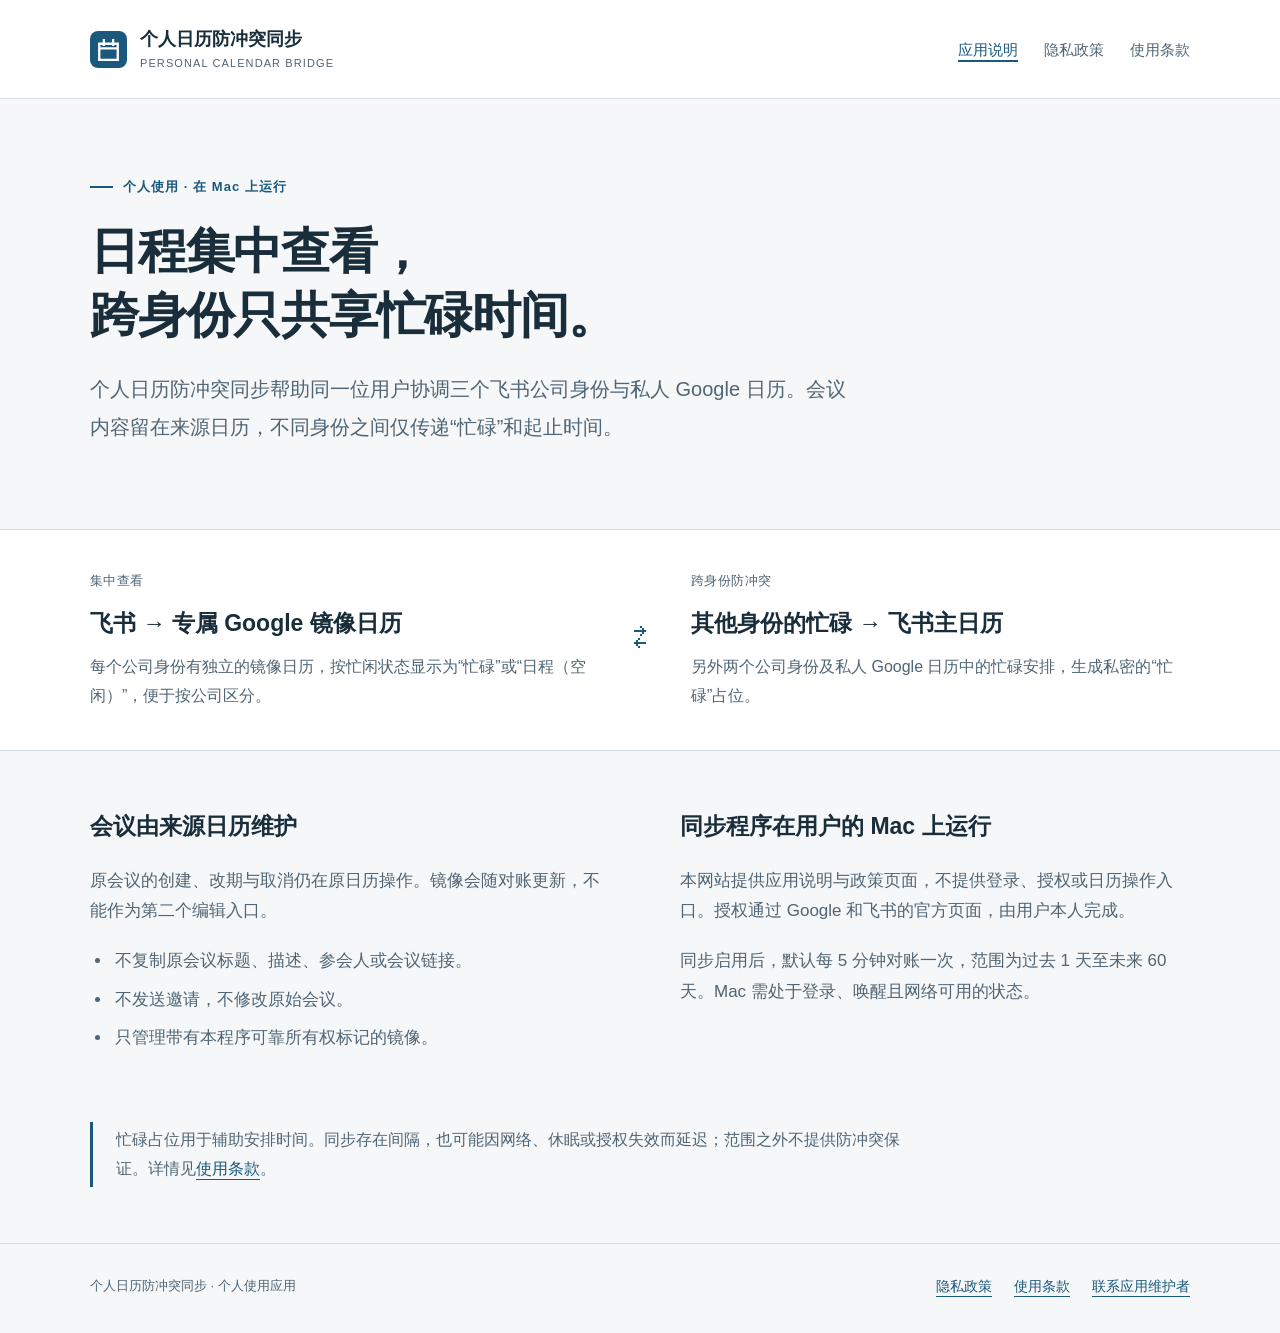
<file: index.html>
<!doctype html>
<html lang="zh-CN"><head><meta charset="utf-8"><meta name="viewport" content="width=device-width,initial-scale=1"><title>个人日历防冲突同步 · 应用说明</title><meta name="description" content="在个人 Google 日历集中查看多个飞书身份的日程，并在不同身份之间共享忙碌时间。了解本地同步程序的用途、隐私和使用限制。"><link rel="stylesheet" href="style.css"><link rel="icon" href="data:image/svg+xml,%3Csvg xmlns='http://www.w3.org/2000/svg' viewBox='0 0 32 32'%3E%3Crect width='32' height='32' rx='7' fill='%231a587e'/%3E%3Cpath d='M8 11h16v14H8zM8 15h16M12 7v6M20 7v6' fill='none' stroke='white' stroke-width='2'/%3E%3C/svg%3E"></head>
<body><a class="skip" href="#main">跳转到正文</a><header><div class="wrap header-inner"><a class="brand" href="index.html"><svg width="37" height="37" viewBox="0 0 32 32" aria-hidden="true"><rect width="32" height="32" rx="7" fill="#1a587e"/><path d="M8 11h16v14H8zM8 15h16M12 7v6M20 7v6" fill="none" stroke="white" stroke-width="2"/></svg><span>个人日历防冲突同步<small>PERSONAL CALENDAR BRIDGE</small></span></a><nav aria-label="主导航"><a href="index.html" aria-current="page">应用说明</a><a href="privacy.html">隐私政策</a><a href="terms.html">使用条款</a></nav></div></header>
<main id="main"><div class="wrap"><section class="hero"><div class="eyebrow">个人使用 · 在 Mac 上运行</div><h1>日程集中查看，<br>跨身份只共享忙碌时间。</h1><p class="lead">个人日历防冲突同步帮助同一位用户协调三个飞书公司身份与私人 Google 日历。会议内容留在来源日历，不同身份之间仅传递“忙碌”和起止时间。</p></section></div>
<section class="flow" aria-label="同步方式"><div class="wrap flow-grid"><div><span class="flow-label">集中查看</span><strong>飞书 → 专属 Google 镜像日历</strong><p>每个公司身份有独立的镜像日历，按忙闲状态显示为“忙碌”或“日程（空闲）”，便于按公司区分。</p></div><div class="arrow" aria-hidden="true">⇄</div><div><span class="flow-label">跨身份防冲突</span><strong>其他身份的忙碌 → 飞书主日历</strong><p>另外两个公司身份及私人 Google 日历中的忙碌安排，生成私密的“忙碌”占位。</p></div></div></section>
<div class="wrap"><div class="section-grid"><section><h2>会议由来源日历维护</h2><p>原会议的创建、改期与取消仍在原日历操作。镜像会随对账更新，不能作为第二个编辑入口。</p><ul><li>不复制原会议标题、描述、参会人或会议链接。</li><li>不发送邀请，不修改原始会议。</li><li>只管理带有本程序可靠所有权标记的镜像。</li></ul></section><section><h2>同步程序在用户的 Mac 上运行</h2><p>本网站提供应用说明与政策页面，不提供登录、授权或日历操作入口。授权通过 Google 和飞书的官方页面，由用户本人完成。</p><p>同步启用后，默认每 5 分钟对账一次，范围为过去 1 天至未来 60 天。Mac 需处于登录、唤醒且网络可用的状态。</p></section></div><aside class="notice"><p>忙碌占位用于辅助安排时间。同步存在间隔，也可能因网络、休眠或授权失效而延迟；范围之外不提供防冲突保证。详情见<a href="terms.html">使用条款</a>。</p></aside></div></main>
<footer><div class="wrap footer-inner"><p>个人日历防冲突同步 · 个人使用应用</p><div class="footer-links"><a href="privacy.html">隐私政策</a><a href="terms.html">使用条款</a><a href="mailto:clearday126@gmail.com">联系应用维护者</a></div></div></footer></body></html>
</file>
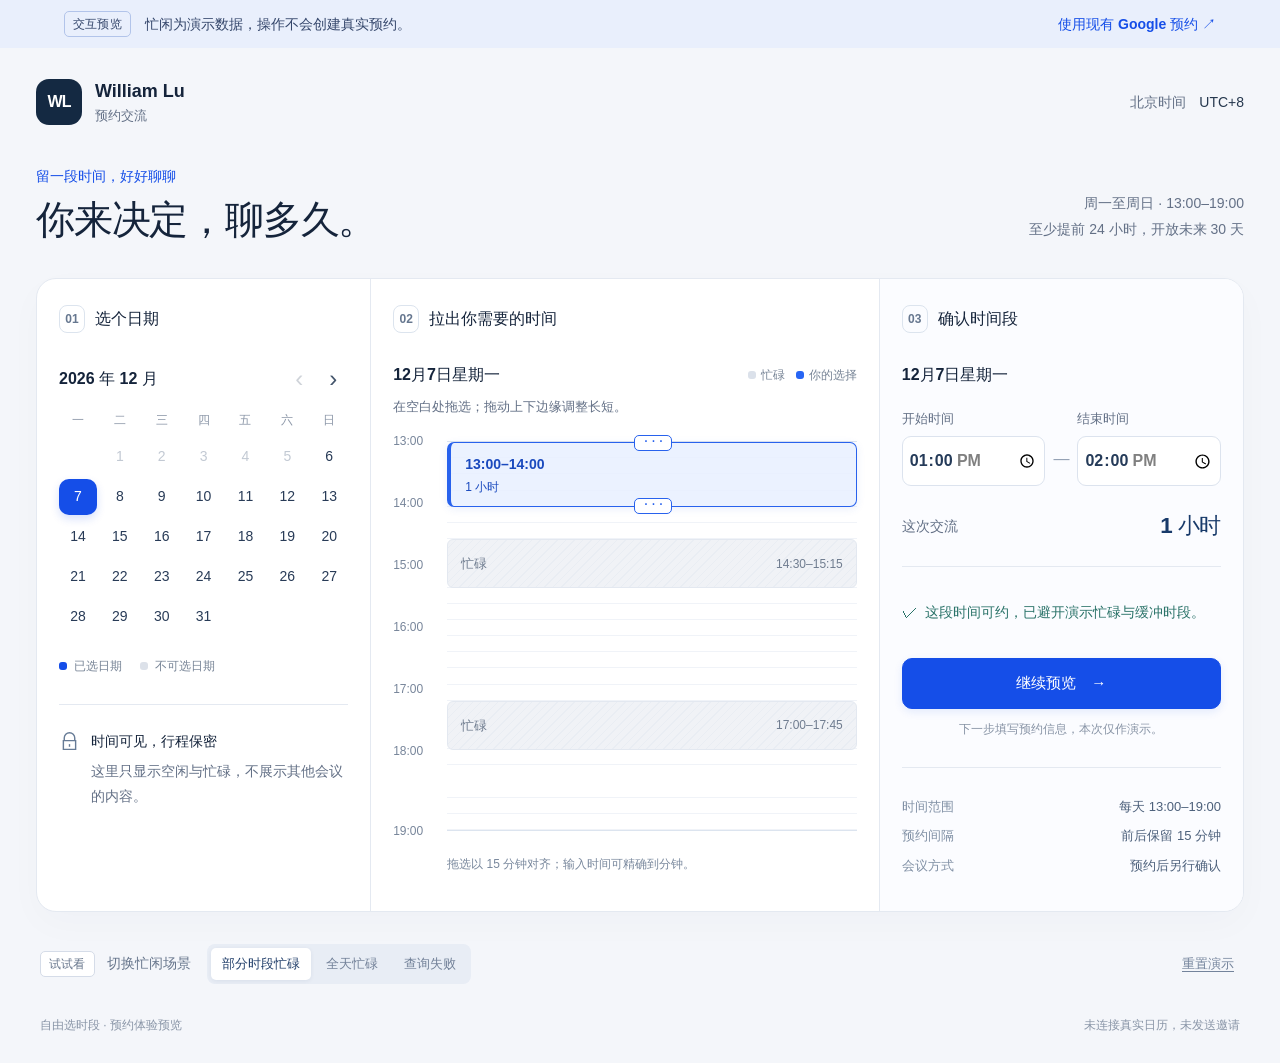
<file: booking-preview/index.html>
<!doctype html>
<html lang="zh-CN">
<head>
  <meta charset="utf-8">
  <meta name="viewport" content="width=device-width,initial-scale=1">
  <meta name="robots" content="noindex,nofollow">
  <meta http-equiv="Content-Security-Policy" content="default-src 'self'; script-src 'self'; style-src 'self' 'unsafe-inline'; img-src 'self' data:; connect-src 'none'; form-action 'none'; base-uri 'none'">
  <meta name="description" content="自由选择预约起止时间的交互演示。不连接真实日历，不提交真实预约。">
  <meta name="color-scheme" content="light">
  <title>选择你的时间 · William Lu</title>
  <link rel="icon" type="image/svg+xml" href="data:image/svg+xml,%3Csvg xmlns='http://www.w3.org/2000/svg' viewBox='0 0 32 32'%3E%3Crect width='32' height='32' rx='8' fill='%23154ee8'/%3E%3Cpath d='M9 8v16h14M14 8v11h9' fill='none' stroke='white' stroke-width='3'/%3E%3C/svg%3E">
  <link rel="stylesheet" href="style.css">
  <script src="app.js" type="module"></script>
</head>
<body>
  <div class="preview-notice"><span class="preview-tag">交互预览</span><span>忙闲为演示数据，操作不会创建真实预约。</span><a href="https://calendar.google.com/calendar/u/0/appointments/schedules/AcZssZ2ubrtb4t8B_dfNQj2cVqf2xVj-0PSCsmJ9FxzkIEmoyxvs0Vf07b7ag7_V-HH5pFwR3_W0ofeP" target="_blank" rel="noopener">使用现有 Google 预约 ↗</a></div>
  <header class="topbar"><a href="./" class="wordmark" aria-label="William Lu 预约首页"><span class="monogram">WL</span><span>William Lu<span class="wordmark-sub">预约交流</span></span></a><span class="time-zone">北京时间 <strong>UTC+8</strong></span></header>
  <main>
    <div class="intro"><div><p class="eyebrow">留一段时间，好好聊聊</p><h1>你来决定，聊多久。</h1></div><p class="intro-note">周一至周日 · 13:00–19:00<br>至少提前 24 小时，开放未来 30 天</p></div>
    <div class="booking-layout">
      <section class="date-panel" aria-labelledby="date-heading">
        <div class="step"><span>01</span><h2 id="date-heading">选个日期</h2></div>
        <div class="month-nav"><h3 id="month-title"></h3><div><button type="button" id="prev-month" class="icon-button" aria-label="上个月">‹</button><button type="button" id="next-month" class="icon-button" aria-label="下个月">›</button></div></div>
        <div class="weekdays" aria-hidden="true"><span>一</span><span>二</span><span>三</span><span>四</span><span>五</span><span>六</span><span>日</span></div>
        <div class="calendar-grid" id="calendar" aria-label="可预约日期"></div>
        <div class="calendar-caption"><span class="selected-dot"></span>已选日期 <span class="muted-dot"></span>不可选日期</div>
        <div class="privacy-note"><svg viewBox="0 0 24 24" width="21" height="21" fill="none" stroke="currentColor" stroke-width="1.6" aria-hidden="true"><path d="M6 11V8a6 6 0 0 1 12 0v3M5 11h14v10H5z"/><path d="M12 15v3"/></svg><div><strong>时间可见，行程保密</strong><p>这里只显示空闲与忙碌，不展示其他会议的内容。</p></div></div>
      </section>
      <section class="time-panel" aria-labelledby="time-heading">
        <div class="step"><span>02</span><h2 id="time-heading">拉出你需要的时间</h2></div>
        <div class="timeline-heading"><h3 id="selected-date"></h3><div class="legend"><span class="busy-dot"></span>忙碌<span class="range-dot"></span>你的选择</div></div>
        <p class="time-hint">在空白处拖选；拖动上下边缘调整长短。</p>
        <div class="timeline-shell"><div class="time-labels" aria-hidden="true"><span>13:00</span><span>14:00</span><span>15:00</span><span>16:00</span><span>17:00</span><span>18:00</span><span>19:00</span></div><div id="timeline" class="timeline" aria-label="13点至19点时间轴，可在右侧时间输入框精确选择" role="group"><div id="busy-blocks"></div><div id="selection" class="selection"><button type="button" class="range-handle start-handle" data-handle="start" aria-label="调整开始时间，方向键每次15分钟">···</button><div class="selection-copy"><strong id="range-label"></strong><span id="range-duration"></span></div><button type="button" class="range-handle end-handle" data-handle="end" aria-label="调整结束时间，方向键每次15分钟">···</button></div><div id="timeline-unavailable" class="timeline-unavailable" hidden><strong>暂时无法确认空闲时间</strong><span>为避免撞会，请稍后再试。</span></div></div></div>
        <p class="timeline-footnote">拖选以 15 分钟对齐；输入时间可精确到分钟。</p>
      </section>
      <section class="details-panel" aria-labelledby="details-heading">
        <div class="step"><span>03</span><h2 id="details-heading">确认时间段</h2></div>
        <div class="chosen-date" id="summary-date"></div>
        <div class="time-inputs"><label>开始时间<input type="time" id="start-time" min="13:00" max="19:00" step="60" value="13:00"></label><span aria-hidden="true">—</span><label>结束时间<input type="time" id="end-time" min="13:00" max="19:00" step="60" value="14:00"></label></div>
        <div class="duration-summary"><span>这次交流</span><strong id="duration-summary">1 小时</strong></div>
        <div id="availability-status" class="availability-status" role="status" aria-live="polite"></div>
        <button type="button" id="continue" class="primary-button">继续预览 <span aria-hidden="true">→</span></button>
        <p class="submit-hint">下一步填写预约信息，本次仅作演示。</p>
        <dl class="details-list"><div><dt>时间范围</dt><dd>每天 13:00–19:00</dd></div><div><dt>预约间隔</dt><dd>前后保留 15 分钟</dd></div><div><dt>会议方式</dt><dd>预约后另行确认</dd></div></dl>
      </section>
    </div>
    <aside class="demo-toolbar" aria-label="演示场景"><div><span class="preview-tag">试试看</span><span>切换忙闲场景</span></div><div class="scenario-options" role="group" aria-label="忙闲演示场景"><button type="button" data-scenario="normal" aria-pressed="true">部分时段忙碌</button><button type="button" data-scenario="full" aria-pressed="false">全天忙碌</button><button type="button" data-scenario="error" aria-pressed="false">查询失败</button></div><button type="button" id="reset" class="text-button">重置演示</button></aside>
    <footer>自由选时段 · 预约体验预览 <span>未连接真实日历，未发送邀请</span></footer>
  </main>
  <dialog id="booking-dialog" aria-labelledby="dialog-title">
    <button type="button" id="close-dialog" class="dialog-close icon-button" aria-label="关闭预约信息">×</button>
    <div id="contact-step"><span class="preview-tag">最后一步 · 演示</span><h2 id="dialog-title">留个联系方式</h2><p class="dialog-intro">可填写示例信息，内容仅保留在当前页面。</p><div class="appointment-recap" id="form-recap"></div><form id="booking-form" autocomplete="off"><label>称呼<input id="guest-name" name="guest-name" placeholder="例如：陈先生" required maxlength="60" autocomplete="off"></label><label>邮箱<input id="guest-email" name="guest-email" type="email" placeholder="name@example.com" required maxlength="200" autocomplete="off"></label><label>希望聊些什么 <span class="optional">选填</span><textarea id="guest-topic" name="guest-topic" rows="2" placeholder="简要说说这次交流的主题" maxlength="500"></textarea></label><p id="form-error" class="form-error" role="alert" hidden></p><button type="submit" class="primary-button">模拟确认预约</button><p class="submit-hint">不会写入日历，也不会发送邮件。</p></form></div>
    <div id="success-step" hidden><div class="success-icon" aria-hidden="true">✓</div><h2 id="success-title" tabindex="-1">演示预约已生成</h2><p>这段时间已在本页演示中占用。</p><div class="appointment-recap" id="success-recap"></div><p class="success-note">未写入真实日历，也未发送邀请。<br>关闭或刷新页面后，演示数据会重置。</p><button type="button" id="back-to-calendar" class="primary-button">返回查看时间轴</button><button type="button" id="cancel-demo" class="cancel-button">取消这次演示预约</button></div>
  </dialog>
  <noscript><p class="noscript">请启用 JavaScript 查看交互预览，或使用页面顶部的 Google 预约链接。</p></noscript>
</body>
</html>
</file>
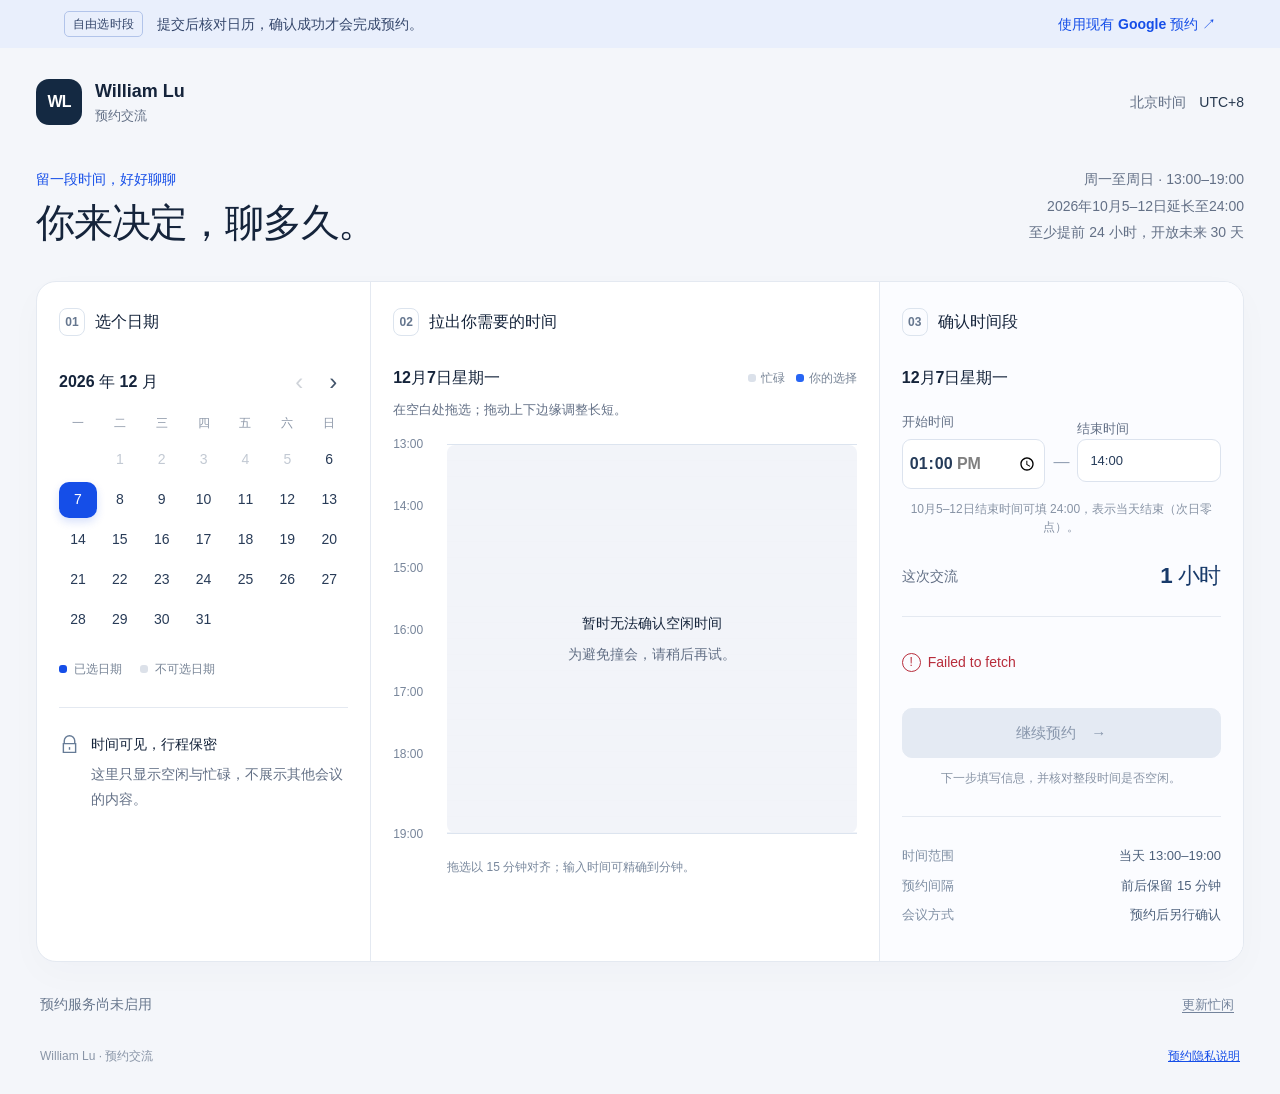
<file: booking/index.html>
<!doctype html>
<html lang="zh-CN">
<head>
  <meta charset="utf-8">
  <meta name="viewport" content="width=device-width,initial-scale=1">
  <meta name="robots" content="noindex,nofollow">
  <meta http-equiv="Content-Security-Policy" content="default-src 'self'; script-src 'self' https://challenges.cloudflare.com; style-src 'self' 'unsafe-inline'; img-src 'self' data:; connect-src 'self' https://ztpvzeihrmuknlevimyh.supabase.co https://challenges.cloudflare.com; frame-src https://challenges.cloudflare.com; form-action 'none'; base-uri 'none'">
  <meta name="description" content="预约与 William Lu 交流，自由选择起止时间；北京时间2026年10月5日至12日延长开放至24点。"><meta name="referrer" content="no-referrer">
  <meta name="color-scheme" content="light">
  <title>选择你的时间 · William Lu</title>
  <link rel="icon" type="image/svg+xml" href="data:image/svg+xml,%3Csvg xmlns='http://www.w3.org/2000/svg' viewBox='0 0 32 32'%3E%3Crect width='32' height='32' rx='8' fill='%23154ee8'/%3E%3Cpath d='M9 8v16h14M14 8v11h9' fill='none' stroke='white' stroke-width='3'/%3E%3C/svg%3E">
  <link rel="stylesheet" href="style.css?v=20260925-hours">
  <script src="app.js?v=20260925-hours" type="module"></script>
</head>
<body>
  <div class="preview-notice"><span class="preview-tag">自由选时段</span><span>提交后核对日历，确认成功才会完成预约。</span><a href="https://calendar.google.com/calendar/u/0/appointments/schedules/AcZssZ2ubrtb4t8B_dfNQj2cVqf2xVj-0PSCsmJ9FxzkIEmoyxvs0Vf07b7ag7_V-HH5pFwR3_W0ofeP" target="_blank" rel="noopener">使用现有 Google 预约 ↗</a></div>
  <header class="topbar"><a href="./" class="wordmark" aria-label="William Lu 预约首页"><span class="monogram">WL</span><span>William Lu<span class="wordmark-sub">预约交流</span></span></a><span class="time-zone">北京时间 <strong>UTC+8</strong></span></header>
  <main>
    <div class="intro"><div><p class="eyebrow">留一段时间，好好聊聊</p><h1>你来决定，聊多久。</h1></div><p class="intro-note">周一至周日 · 13:00–19:00<br>2026年10月5–12日延长至24:00<br>至少提前 24 小时，开放未来 30 天</p></div>
    <div class="booking-layout">
      <section class="date-panel" aria-labelledby="date-heading">
        <div class="step"><span>01</span><h2 id="date-heading">选个日期</h2></div>
        <div class="month-nav"><h3 id="month-title"></h3><div><button type="button" id="prev-month" class="icon-button" aria-label="上个月">‹</button><button type="button" id="next-month" class="icon-button" aria-label="下个月">›</button></div></div>
        <div class="weekdays" aria-hidden="true"><span>一</span><span>二</span><span>三</span><span>四</span><span>五</span><span>六</span><span>日</span></div>
        <div class="calendar-grid" id="calendar" aria-label="可预约日期"></div>
        <div class="calendar-caption"><span class="selected-dot"></span>已选日期 <span class="muted-dot"></span>不可选日期</div>
        <div class="privacy-note"><svg viewBox="0 0 24 24" width="21" height="21" fill="none" stroke="currentColor" stroke-width="1.6" aria-hidden="true"><path d="M6 11V8a6 6 0 0 1 12 0v3M5 11h14v10H5z"/><path d="M12 15v3"/></svg><div><strong>时间可见，行程保密</strong><p>这里只显示空闲与忙碌，不展示其他会议的内容。</p></div></div>
      </section>
      <section class="time-panel" aria-labelledby="time-heading">
        <div class="step"><span>02</span><h2 id="time-heading">拉出你需要的时间</h2></div>
        <div class="timeline-heading"><h3 id="selected-date"></h3><div class="legend"><span class="busy-dot"></span>忙碌<span class="range-dot"></span>你的选择</div></div>
        <p class="time-hint">在空白处拖选；拖动上下边缘调整长短。</p>
        <div class="timeline-shell"><div class="time-labels" aria-hidden="true"><span>13:00</span><span>14:00</span><span>15:00</span><span>16:00</span><span>17:00</span><span>18:00</span><span>19:00</span></div><div id="timeline" class="timeline" aria-label="13点至19点时间轴，可在右侧时间输入框精确选择" role="group"><div id="busy-blocks"></div><div id="selection" class="selection"><button type="button" class="range-handle start-handle" data-handle="start" aria-label="调整开始时间，方向键每次15分钟">···</button><div class="selection-copy"><strong id="range-label"></strong><span id="range-duration"></span></div><button type="button" class="range-handle end-handle" data-handle="end" aria-label="调整结束时间，方向键每次15分钟">···</button></div><div id="timeline-unavailable" class="timeline-unavailable" hidden><strong>暂时无法确认空闲时间</strong><span>为避免撞会，请稍后再试。</span></div></div></div>
        <p class="timeline-footnote">拖选以 15 分钟对齐；输入时间可精确到分钟。</p>
      </section>
      <section class="details-panel" aria-labelledby="details-heading">
        <div class="step"><span>03</span><h2 id="details-heading">确认时间段</h2></div>
        <div class="chosen-date" id="summary-date"></div>
        <div class="time-inputs"><label>开始时间<input type="time" id="start-time" min="13:00" max="19:00" step="60" value="13:00"></label><span aria-hidden="true">—</span><label>结束时间<input type="text" id="end-time" placeholder="HH:MM" maxlength="5" value="14:00" aria-describedby="midnight-hint"></label></div>
        <p id="midnight-hint" class="submit-hint">10月5–12日结束时间可填 24:00，表示当天结束（次日零点）。</p><div class="duration-summary"><span>这次交流</span><strong id="duration-summary">1 小时</strong></div>
        <div id="availability-status" class="availability-status" role="status" aria-live="polite"></div>
        <button type="button" id="continue" class="primary-button">继续预约 <span aria-hidden="true">→</span></button>
        <p class="submit-hint">下一步填写信息，并核对整段时间是否空闲。</p>
        <dl class="details-list"><div><dt>时间范围</dt><dd id="hours-summary">当天 13:00–19:00</dd></div><div><dt>预约间隔</dt><dd>前后保留 15 分钟</dd></div><div><dt>会议方式</dt><dd>预约后另行确认</dd></div></dl>
      </section>
    </div>
    <aside class="demo-toolbar"><span id="refresh-state">正在查询忙闲</span><button type="button" id="refresh-availability" class="text-button">更新忙闲</button></aside>
    <footer>William Lu · 预约交流 <a href="privacy.html">预约隐私说明</a></footer>
  </main>
  <dialog id="booking-dialog" aria-labelledby="dialog-title">
    <button type="button" id="close-dialog" class="dialog-close icon-button" aria-label="关闭预约信息">×</button>
    <div id="contact-step"><span class="preview-tag">最后一步</span><h2 id="dialog-title">留个联系方式</h2><p class="dialog-intro">我们会用这些信息确认本次预约。</p><div class="appointment-recap" id="form-recap"></div><form id="booking-form" autocomplete="off"><label>称呼<input id="guest-name" name="guest-name" placeholder="你的称呼" required maxlength="80" autocomplete="off"></label><label>邮箱<input id="guest-email" name="guest-email" type="email" placeholder="name@example.com" required maxlength="254" autocomplete="off"></label><label>希望聊些什么 <span class="optional">选填</span><textarea id="guest-topic" name="guest-topic" rows="2" placeholder="简要说说这次交流的主题" maxlength="1000"></textarea></label><p id="form-error" class="form-error" role="alert" hidden></p><label class="consent"><input type="checkbox" id="booking-consent" required>我同意将这些信息用于本次预约，并接收该预约的邀请与取消通知。</label><div id="booking-verification"></div><button type="submit" id="confirm-booking" class="primary-button" disabled>提交预约</button><p class="submit-hint">提交后请等候确认，勿重复预约。</p></form></div>
    <div id="success-step" hidden><div class="success-icon" aria-hidden="true">✓</div><h2 id="success-title" tabindex="-1">正在核对预约</h2><p id="receipt-message">正在确认日历写入结果。</p><div class="appointment-recap" id="success-recap"></div><p class="success-note" id="success-note">请保存这次预约的私人管理链接。</p><button type="button" id="copy-management" class="primary-button">复制管理链接</button><button type="button" id="back-to-calendar" class="primary-button">返回查看时间轴</button><button type="button" id="cancel-booking" class="cancel-button">取消这次预约</button><button type="button" id="retry-booking" class="primary-button" hidden>重新提交同一次请求</button><button type="button" id="new-booking" class="cancel-button" hidden>预约另一段时间</button></div>
  </dialog>
  <noscript><p class="noscript">请启用 JavaScript 使用预约页面，或使用页面顶部的 Google 预约链接。</p></noscript>
</body>
</html>
</file>
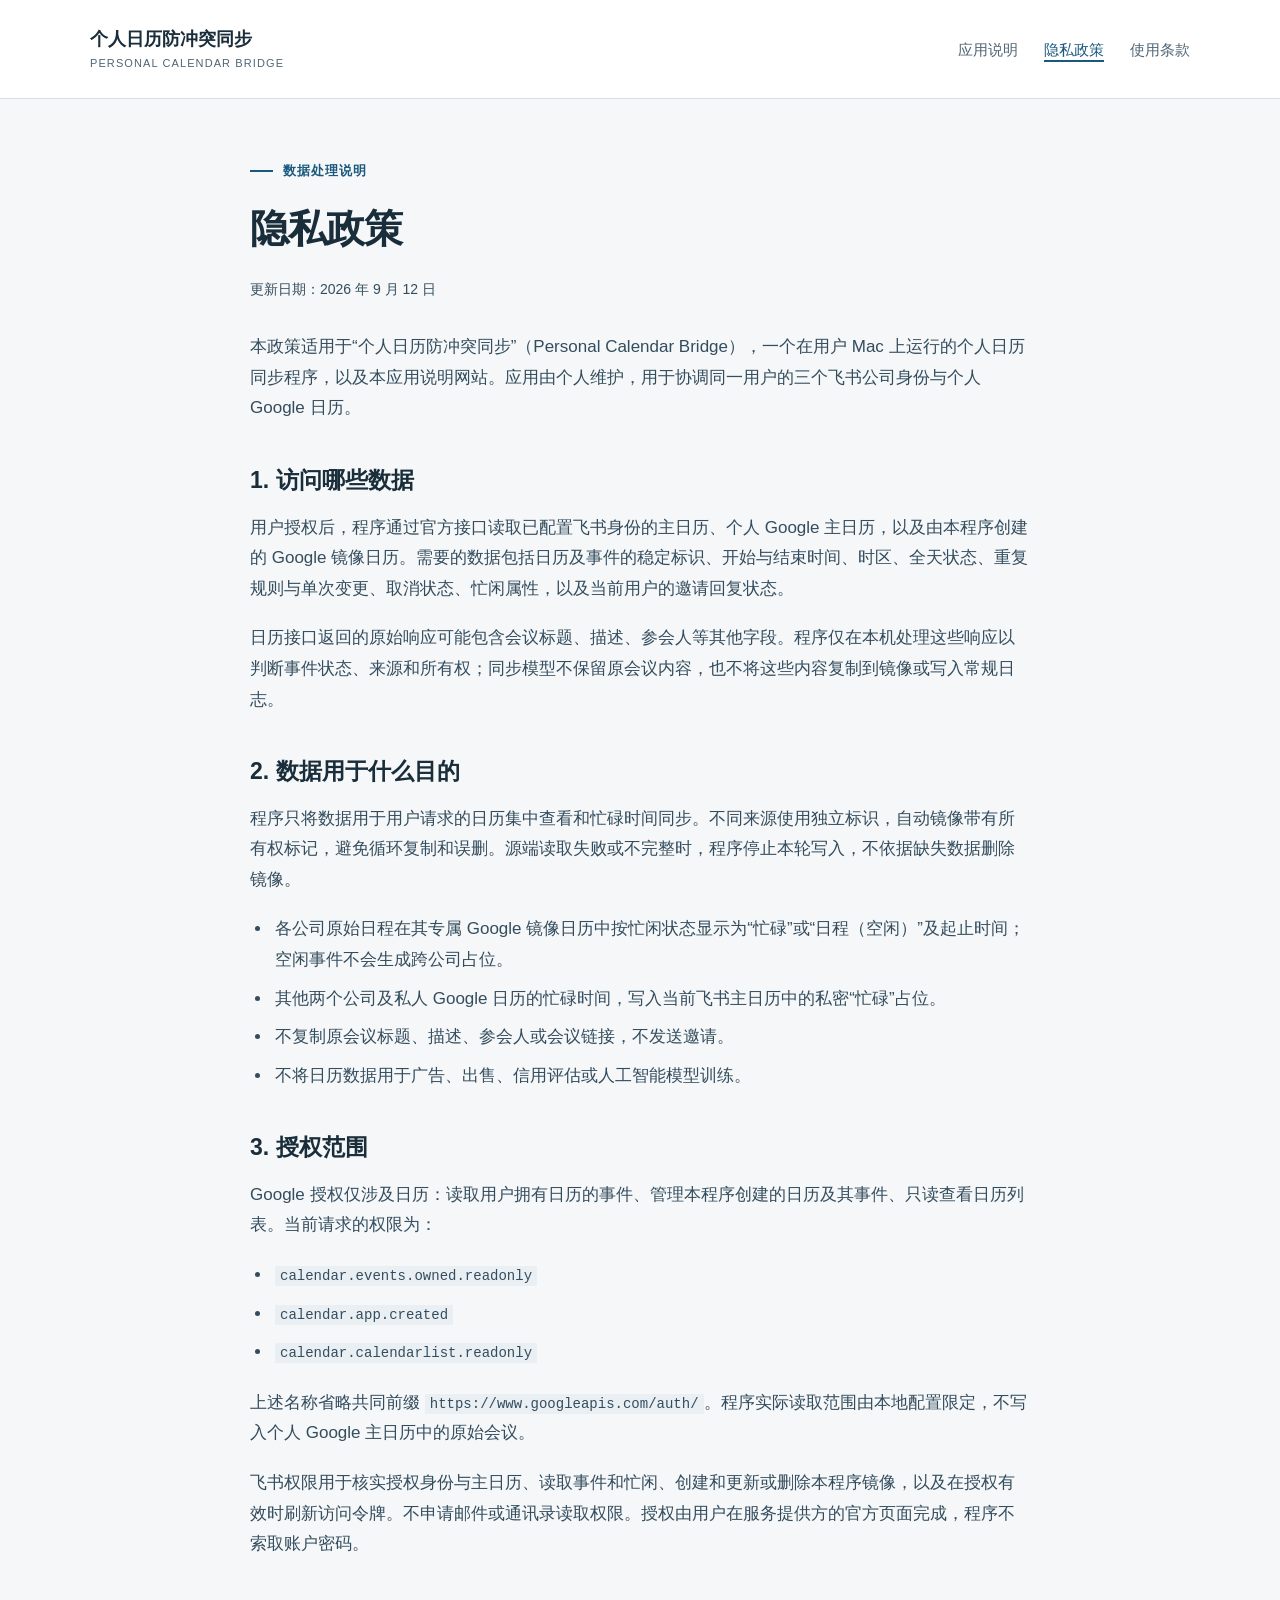
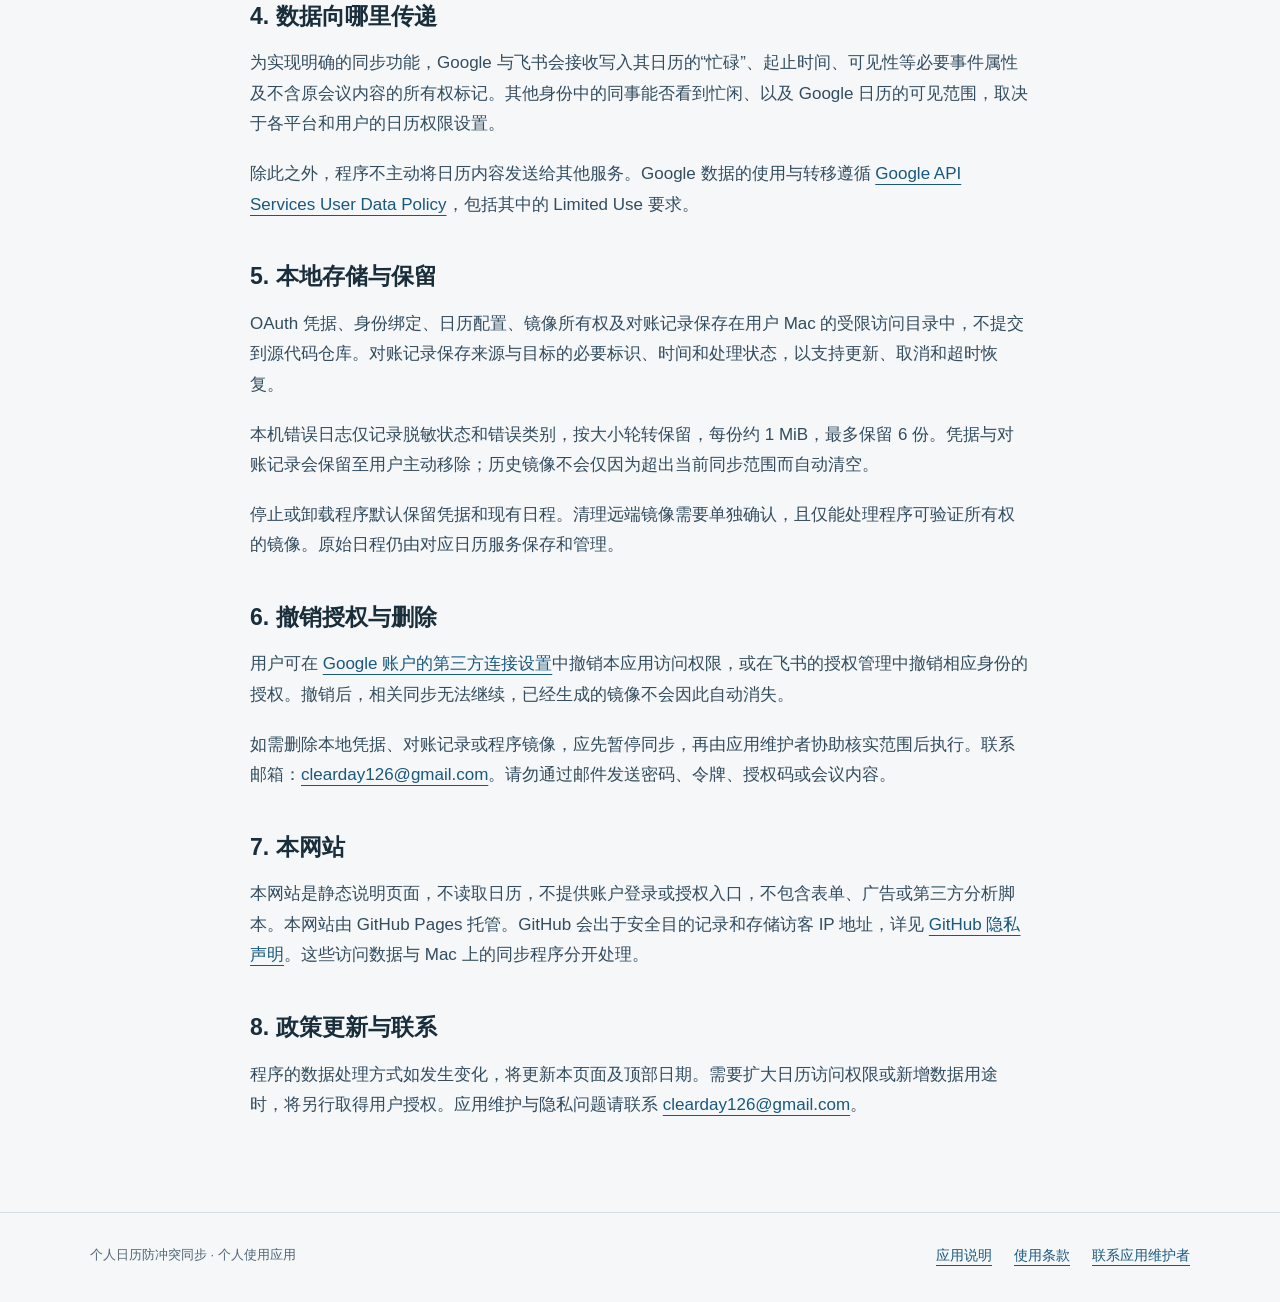
<file: privacy.html>
<!doctype html>
<html lang="zh-CN"><head><meta charset="utf-8"><meta name="viewport" content="width=device-width,initial-scale=1"><title>隐私政策 · 个人日历防冲突同步</title><meta name="description" content="个人日历防冲突同步如何访问、使用、存储和传递 Google 与飞书日历数据。"><link rel="stylesheet" href="style.css"><link rel="icon" href="data:image/svg+xml,%3Csvg xmlns='http://www.w3.org/2000/svg' viewBox='0 0 32 32'%3E%3Crect width='32' height='32' rx='7' fill='%231a587e'/%3E%3Cpath d='M8 11h16v14H8zM8 15h16M12 7v6M20 7v6' fill='none' stroke='white' stroke-width='2'/%3E%3C/svg%3E"></head>
<body><a class="skip" href="#main">跳转到正文</a><header><div class="wrap header-inner"><a class="brand" href="index.html"><span>个人日历防冲突同步<small>PERSONAL CALENDAR BRIDGE</small></span></a><nav aria-label="主导航"><a href="index.html">应用说明</a><a href="privacy.html" aria-current="page">隐私政策</a><a href="terms.html">使用条款</a></nav></div></header>
<main id="main" class="wrap document"><div class="eyebrow">数据处理说明</div><h1>隐私政策</h1><p class="meta">更新日期：2026 年 9 月 12 日</p><p>本政策适用于“个人日历防冲突同步”（Personal Calendar Bridge），一个在用户 Mac 上运行的个人日历同步程序，以及本应用说明网站。应用由个人维护，用于协调同一用户的三个飞书公司身份与个人 Google 日历。</p>
<h2>1. 访问哪些数据</h2><p>用户授权后，程序通过官方接口读取已配置飞书身份的主日历、个人 Google 主日历，以及由本程序创建的 Google 镜像日历。需要的数据包括日历及事件的稳定标识、开始与结束时间、时区、全天状态、重复规则与单次变更、取消状态、忙闲属性，以及当前用户的邀请回复状态。</p><p>日历接口返回的原始响应可能包含会议标题、描述、参会人等其他字段。程序仅在本机处理这些响应以判断事件状态、来源和所有权；同步模型不保留原会议内容，也不将这些内容复制到镜像或写入常规日志。</p>
<h2>2. 数据用于什么目的</h2><p>程序只将数据用于用户请求的日历集中查看和忙碌时间同步。不同来源使用独立标识，自动镜像带有所有权标记，避免循环复制和误删。源端读取失败或不完整时，程序停止本轮写入，不依据缺失数据删除镜像。</p><ul><li>各公司原始日程在其专属 Google 镜像日历中按忙闲状态显示为“忙碌”或“日程（空闲）”及起止时间；空闲事件不会生成跨公司占位。</li><li>其他两个公司及私人 Google 日历的忙碌时间，写入当前飞书主日历中的私密“忙碌”占位。</li><li>不复制原会议标题、描述、参会人或会议链接，不发送邀请。</li><li>不将日历数据用于广告、出售、信用评估或人工智能模型训练。</li></ul>
<h2>3. 授权范围</h2><p>Google 授权仅涉及日历：读取用户拥有日历的事件、管理本程序创建的日历及其事件、只读查看日历列表。当前请求的权限为：</p><ul><li><span class="scope">calendar.events.owned.readonly</span></li><li><span class="scope">calendar.app.created</span></li><li><span class="scope">calendar.calendarlist.readonly</span></li></ul><p>上述名称省略共同前缀 <span class="scope">https://www.googleapis.com/auth/</span>。程序实际读取范围由本地配置限定，不写入个人 Google 主日历中的原始会议。</p><p>飞书权限用于核实授权身份与主日历、读取事件和忙闲、创建和更新或删除本程序镜像，以及在授权有效时刷新访问令牌。不申请邮件或通讯录读取权限。授权由用户在服务提供方的官方页面完成，程序不索取账户密码。</p>
<h2>4. 数据向哪里传递</h2><p>为实现明确的同步功能，Google 与飞书会接收写入其日历的“忙碌”、起止时间、可见性等必要事件属性及不含原会议内容的所有权标记。其他身份中的同事能否看到忙闲、以及 Google 日历的可见范围，取决于各平台和用户的日历权限设置。</p><p>除此之外，程序不主动将日历内容发送给其他服务。Google 数据的使用与转移遵循 <a href="https://developers.google.com/terms/api-services-user-data-policy">Google API Services User Data Policy</a>，包括其中的 Limited Use 要求。</p>
<h2>5. 本地存储与保留</h2><p>OAuth 凭据、身份绑定、日历配置、镜像所有权及对账记录保存在用户 Mac 的受限访问目录中，不提交到源代码仓库。对账记录保存来源与目标的必要标识、时间和处理状态，以支持更新、取消和超时恢复。</p><p>本机错误日志仅记录脱敏状态和错误类别，按大小轮转保留，每份约 1 MiB，最多保留 6 份。凭据与对账记录会保留至用户主动移除；历史镜像不会仅因为超出当前同步范围而自动清空。</p><p>停止或卸载程序默认保留凭据和现有日程。清理远端镜像需要单独确认，且仅能处理程序可验证所有权的镜像。原始日程仍由对应日历服务保存和管理。</p>
<h2>6. 撤销授权与删除</h2><p>用户可在 <a href="https://myaccount.google.com/connections">Google 账户的第三方连接设置</a>中撤销本应用访问权限，或在飞书的授权管理中撤销相应身份的授权。撤销后，相关同步无法继续，已经生成的镜像不会因此自动消失。</p><p>如需删除本地凭据、对账记录或程序镜像，应先暂停同步，再由应用维护者协助核实范围后执行。联系邮箱：<a href="mailto:clearday126@gmail.com">clearday126@gmail.com</a>。请勿通过邮件发送密码、令牌、授权码或会议内容。</p>
<h2>7. 本网站</h2><p>本网站是静态说明页面，不读取日历，不提供账户登录或授权入口，不包含表单、广告或第三方分析脚本。本网站由 GitHub Pages 托管。GitHub 会出于安全目的记录和存储访客 IP 地址，详见 <a href="https://docs.github.com/en/site-policy/privacy-policies/github-general-privacy-statement">GitHub 隐私声明</a>。这些访问数据与 Mac 上的同步程序分开处理。</p>
<h2>8. 政策更新与联系</h2><p>程序的数据处理方式如发生变化，将更新本页面及顶部日期。需要扩大日历访问权限或新增数据用途时，将另行取得用户授权。应用维护与隐私问题请联系 <a href="mailto:clearday126@gmail.com">clearday126@gmail.com</a>。</p></main>
<footer><div class="wrap footer-inner"><p>个人日历防冲突同步 · 个人使用应用</p><div class="footer-links"><a href="index.html">应用说明</a><a href="terms.html">使用条款</a><a href="mailto:clearday126@gmail.com">联系应用维护者</a></div></div></footer></body></html>
</file>
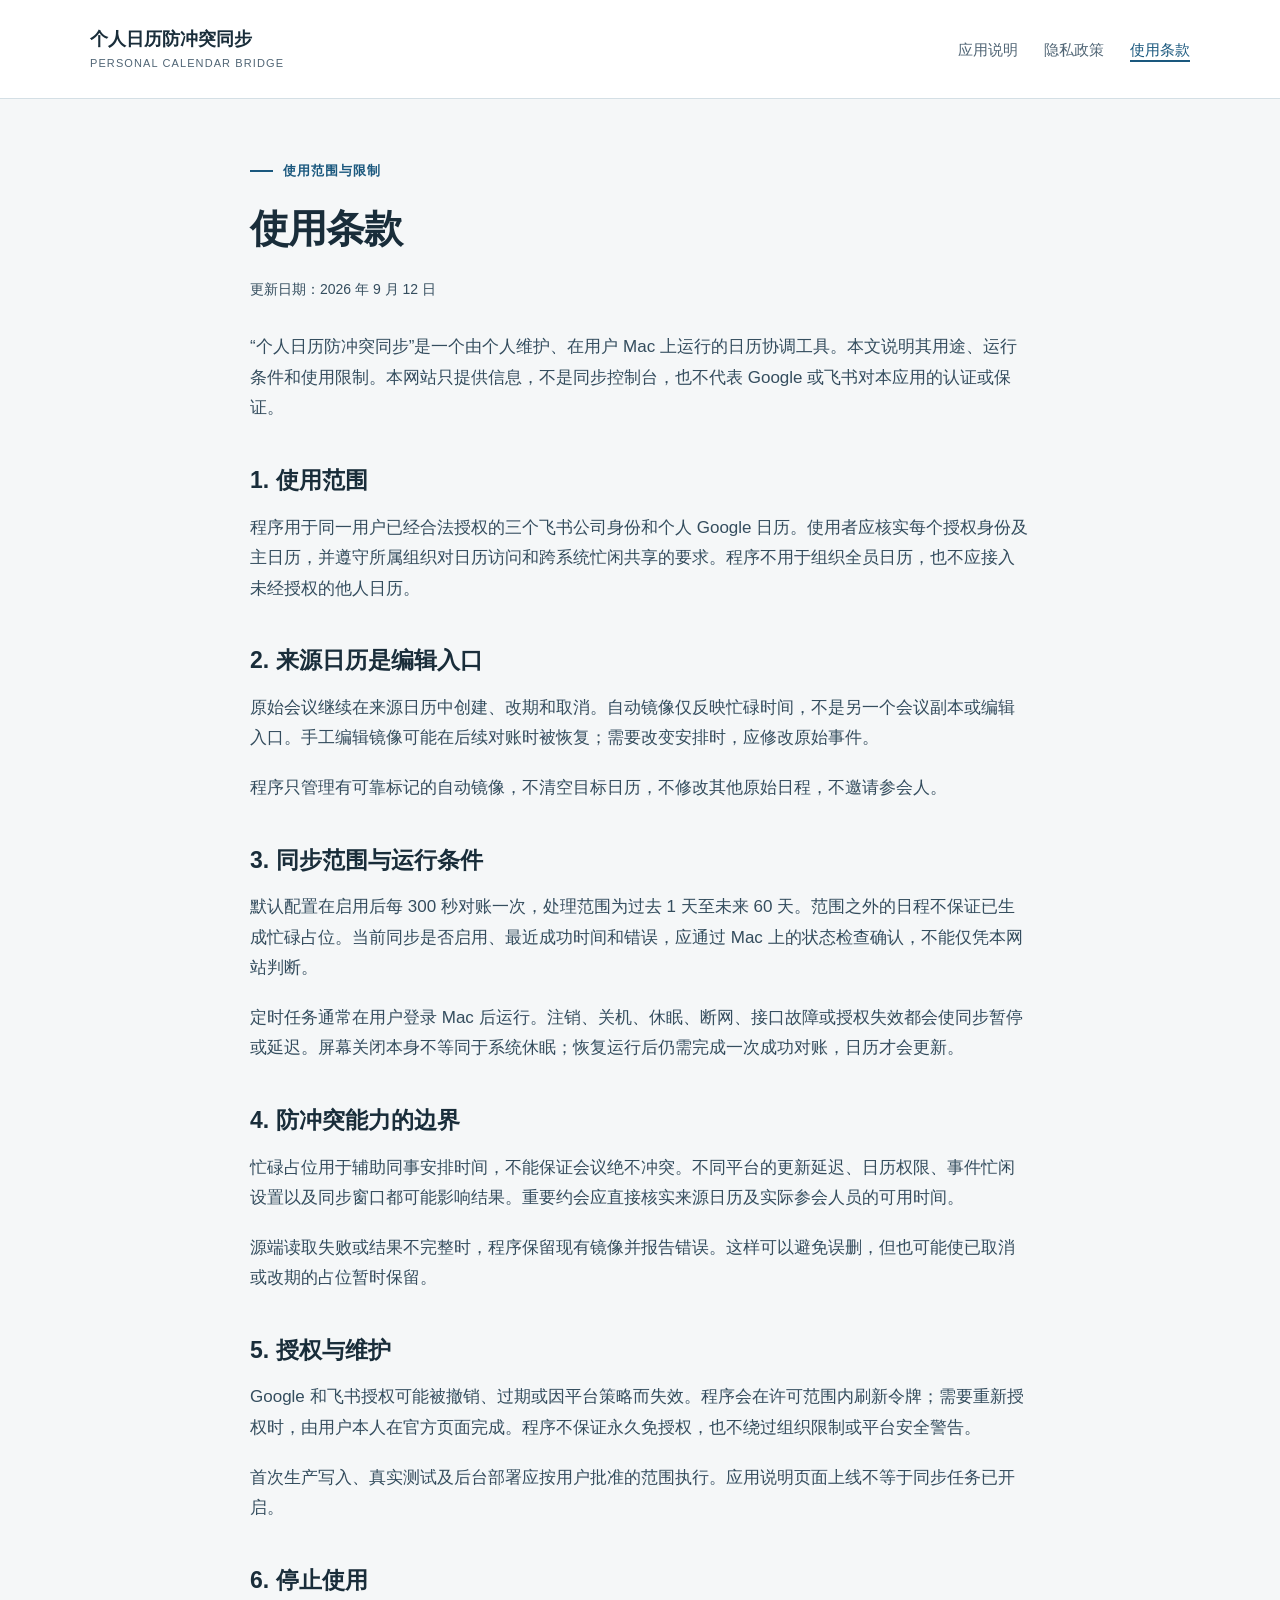
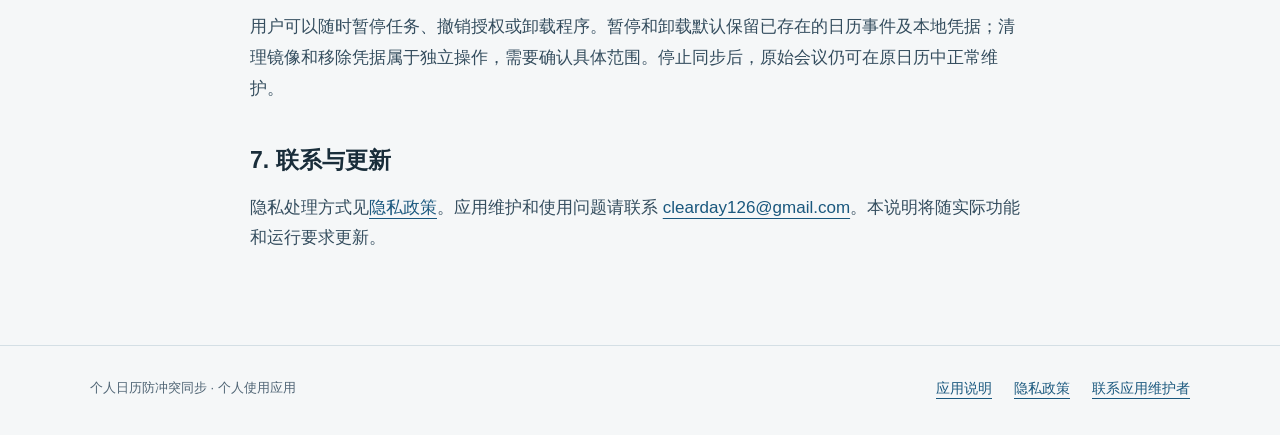
<file: terms.html>
<!doctype html>
<html lang="zh-CN"><head><meta charset="utf-8"><meta name="viewport" content="width=device-width,initial-scale=1"><title>使用条款 · 个人日历防冲突同步</title><meta name="description" content="个人日历防冲突同步的使用范围、同步限制、授权管理和停止使用说明。"><link rel="stylesheet" href="style.css"><link rel="icon" href="data:image/svg+xml,%3Csvg xmlns='http://www.w3.org/2000/svg' viewBox='0 0 32 32'%3E%3Crect width='32' height='32' rx='7' fill='%231a587e'/%3E%3Cpath d='M8 11h16v14H8zM8 15h16M12 7v6M20 7v6' fill='none' stroke='white' stroke-width='2'/%3E%3C/svg%3E"></head>
<body><a class="skip" href="#main">跳转到正文</a><header><div class="wrap header-inner"><a class="brand" href="index.html"><span>个人日历防冲突同步<small>PERSONAL CALENDAR BRIDGE</small></span></a><nav aria-label="主导航"><a href="index.html">应用说明</a><a href="privacy.html">隐私政策</a><a href="terms.html" aria-current="page">使用条款</a></nav></div></header>
<main id="main" class="wrap document"><div class="eyebrow">使用范围与限制</div><h1>使用条款</h1><p class="meta">更新日期：2026 年 9 月 12 日</p><p>“个人日历防冲突同步”是一个由个人维护、在用户 Mac 上运行的日历协调工具。本文说明其用途、运行条件和使用限制。本网站只提供信息，不是同步控制台，也不代表 Google 或飞书对本应用的认证或保证。</p>
<h2>1. 使用范围</h2><p>程序用于同一用户已经合法授权的三个飞书公司身份和个人 Google 日历。使用者应核实每个授权身份及主日历，并遵守所属组织对日历访问和跨系统忙闲共享的要求。程序不用于组织全员日历，也不应接入未经授权的他人日历。</p>
<h2>2. 来源日历是编辑入口</h2><p>原始会议继续在来源日历中创建、改期和取消。自动镜像仅反映忙碌时间，不是另一个会议副本或编辑入口。手工编辑镜像可能在后续对账时被恢复；需要改变安排时，应修改原始事件。</p><p>程序只管理有可靠标记的自动镜像，不清空目标日历，不修改其他原始日程，不邀请参会人。</p>
<h2>3. 同步范围与运行条件</h2><p>默认配置在启用后每 300 秒对账一次，处理范围为过去 1 天至未来 60 天。范围之外的日程不保证已生成忙碌占位。当前同步是否启用、最近成功时间和错误，应通过 Mac 上的状态检查确认，不能仅凭本网站判断。</p><p>定时任务通常在用户登录 Mac 后运行。注销、关机、休眠、断网、接口故障或授权失效都会使同步暂停或延迟。屏幕关闭本身不等同于系统休眠；恢复运行后仍需完成一次成功对账，日历才会更新。</p>
<h2>4. 防冲突能力的边界</h2><p>忙碌占位用于辅助同事安排时间，不能保证会议绝不冲突。不同平台的更新延迟、日历权限、事件忙闲设置以及同步窗口都可能影响结果。重要约会应直接核实来源日历及实际参会人员的可用时间。</p><p>源端读取失败或结果不完整时，程序保留现有镜像并报告错误。这样可以避免误删，但也可能使已取消或改期的占位暂时保留。</p>
<h2>5. 授权与维护</h2><p>Google 和飞书授权可能被撤销、过期或因平台策略而失效。程序会在许可范围内刷新令牌；需要重新授权时，由用户本人在官方页面完成。程序不保证永久免授权，也不绕过组织限制或平台安全警告。</p><p>首次生产写入、真实测试及后台部署应按用户批准的范围执行。应用说明页面上线不等于同步任务已开启。</p>
<h2>6. 停止使用</h2><p>用户可以随时暂停任务、撤销授权或卸载程序。暂停和卸载默认保留已存在的日历事件及本地凭据；清理镜像和移除凭据属于独立操作，需要确认具体范围。停止同步后，原始会议仍可在原日历中正常维护。</p>
<h2>7. 联系与更新</h2><p>隐私处理方式见<a href="privacy.html">隐私政策</a>。应用维护和使用问题请联系 <a href="mailto:clearday126@gmail.com">clearday126@gmail.com</a>。本说明将随实际功能和运行要求更新。</p></main>
<footer><div class="wrap footer-inner"><p>个人日历防冲突同步 · 个人使用应用</p><div class="footer-links"><a href="index.html">应用说明</a><a href="privacy.html">隐私政策</a><a href="mailto:clearday126@gmail.com">联系应用维护者</a></div></div></footer></body></html>
</file>
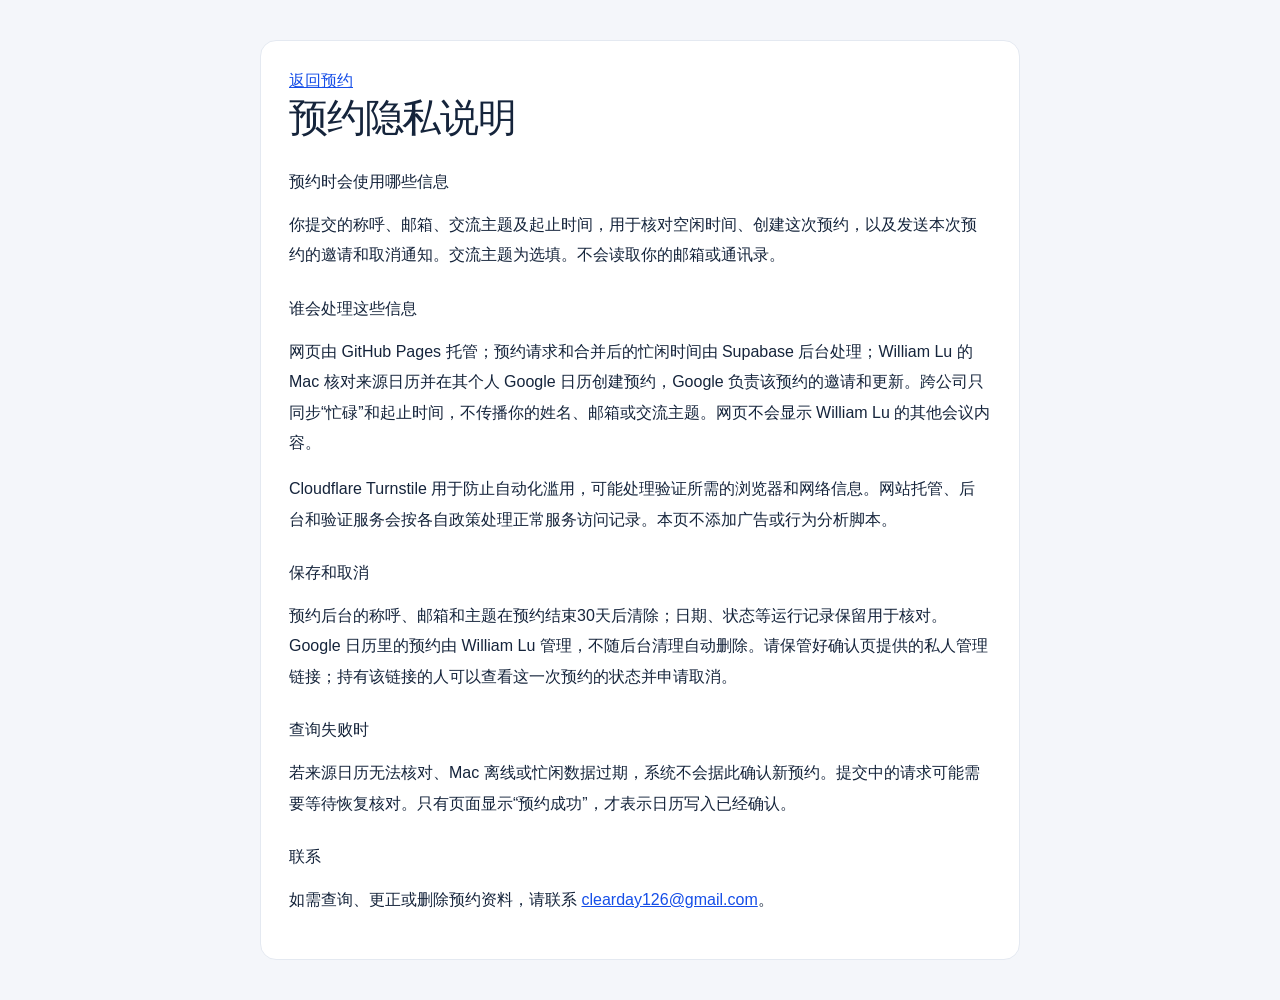
<file: booking/privacy.html>
<!doctype html><html lang="zh-CN"><head><meta charset="utf-8"><meta name="viewport" content="width=device-width,initial-scale=1"><meta name="referrer" content="no-referrer"><meta name="robots" content="noindex,nofollow"><title>预约隐私说明 · William Lu</title><link rel="stylesheet" href="style.css"></head><body><main class="policy"><a href="./">返回预约</a><h1>预约隐私说明</h1><h2>预约时会使用哪些信息</h2><p>你提交的称呼、邮箱、交流主题及起止时间，用于核对空闲时间、创建这次预约，以及发送本次预约的邀请和取消通知。交流主题为选填。不会读取你的邮箱或通讯录。</p><h2>谁会处理这些信息</h2><p>网页由 GitHub Pages 托管；预约请求和合并后的忙闲时间由 Supabase 后台处理；William Lu 的 Mac 核对来源日历并在其个人 Google 日历创建预约，Google 负责该预约的邀请和更新。跨公司只同步“忙碌”和起止时间，不传播你的姓名、邮箱或交流主题。网页不会显示 William Lu 的其他会议内容。</p><p>Cloudflare Turnstile 用于防止自动化滥用，可能处理验证所需的浏览器和网络信息。网站托管、后台和验证服务会按各自政策处理正常服务访问记录。本页不添加广告或行为分析脚本。</p><h2>保存和取消</h2><p>预约后台的称呼、邮箱和主题在预约结束30天后清除；日期、状态等运行记录保留用于核对。Google 日历里的预约由 William Lu 管理，不随后台清理自动删除。请保管好确认页提供的私人管理链接；持有该链接的人可以查看这一次预约的状态并申请取消。</p><h2>查询失败时</h2><p>若来源日历无法核对、Mac 离线或忙闲数据过期，系统不会据此确认新预约。提交中的请求可能需要等待恢复核对。只有页面显示“预约成功”，才表示日历写入已经确认。</p><h2>联系</h2><p>如需查询、更正或删除预约资料，请联系 <a href="mailto:clearday126@gmail.com">clearday126@gmail.com</a>。</p></main></body></html>
</file>
<file: style.css>
@charset "UTF-8";
:root{color-scheme:light;--ink:#192d3a;--muted:#506575;--blue:#1a587e;--paper:#f5f7f8;--line:#d4dfe5;--white:#fff;font-family:-apple-system,BlinkMacSystemFont,"PingFang SC","Noto Sans CJK SC","Microsoft YaHei",sans-serif;font-size:17px;line-height:1.8}
*{box-sizing:border-box}body{margin:0;color:var(--ink);background:var(--paper)}a{color:var(--blue);text-underline-offset:5px}a:hover{color:#0d354f}a:focus-visible{outline:3px solid #2173a8;outline-offset:5px}.skip{position:absolute;top:-100px;left:24px;background:white;padding:12px;z-index:2}.skip:focus{top:10px}.wrap{width:min(1100px,calc(100% - 64px));margin:auto}header{border-bottom:1px solid var(--line);background:var(--white)}.header-inner{min-height:98px;display:flex;align-items:center;justify-content:space-between;gap:24px}.brand{display:flex;gap:13px;align-items:center;text-decoration:none;color:var(--ink);font-size:18px;font-weight:650;line-height:1.45}.brand svg{flex:none}.brand small{display:block;font-size:11px;letter-spacing:.1em;color:var(--muted);font-weight:500;margin-top:3px}nav{display:flex;gap:26px}nav a{font-size:15px;text-decoration:none;color:var(--muted);white-space:nowrap}nav [aria-current=page]{color:var(--blue);text-decoration:underline;text-decoration-thickness:2px}.hero{padding:76px 0 64px;max-width:850px}.eyebrow{display:flex;gap:10px;align-items:center;color:var(--blue);font-size:13px;font-weight:650;letter-spacing:.08em}.eyebrow:before{content:"";width:23px;height:2px;background:var(--blue)}h1{font-size:clamp(30px,4.6vw,49px);line-height:1.3;font-weight:650;letter-spacing:-.025em;margin:22px 0}p{margin:0 0 19px}.lead{font-size:20px;color:var(--muted);line-height:1.9;max-width:760px}.flow{background:var(--white);border-block:1px solid var(--line);padding:35px 0 40px}.flow-grid{display:grid;grid-template-columns:1fr 52px 1fr;gap:25px;align-items:center}.flow-label{font-size:13px;color:var(--muted);letter-spacing:.03em}.flow strong{display:block;font-size:23px;margin:8px 0}.flow p{color:var(--muted);font-size:16px;margin:0}.arrow{font-size:32px;color:var(--blue);text-align:center}.section-grid{display:grid;grid-template-columns:1fr 1fr;gap:80px;padding:55px 0 48px}.section-grid h2{font-size:23px;margin:0 0 18px}.section-grid p,.section-grid li{color:var(--muted)}ul{padding-left:22px;margin:0 0 20px}li{padding-left:3px;margin:8px 0}.notice{border-left:3px solid var(--blue);padding:4px 0 4px 23px;margin:0 0 56px;max-width:830px}.notice p{margin:0;color:var(--muted);font-size:16px}.document{max-width:780px;padding:60px 0 72px}.document h1{font-size:39px}.document h2{font-size:23px;line-height:1.5;margin:39px 0 15px}.document h3{font-size:18px;margin:25px 0 10px}.meta{font-size:14px;color:var(--muted);margin-bottom:30px}.document p,.document li{color:#344d5e}.document a{overflow-wrap:anywhere}.scope{font-size:14px;overflow-wrap:anywhere;font-family:ui-monospace,SFMono-Regular,Menlo,monospace;background:#e9eff3;padding:2px 5px}footer{border-top:1px solid var(--line);padding:30px 0 34px;color:var(--muted);font-size:13px}.footer-inner{display:flex;justify-content:space-between;gap:20px;flex-wrap:wrap}footer p{margin:0}footer a{font-size:14px}.footer-links{display:flex;gap:22px}@media(max-width:760px){.wrap{width:calc(100% - 40px)}.header-inner{min-height:116px;align-items:flex-start;justify-content:center;flex-direction:column;gap:15px;padding:20px 0}nav{gap:23px}.hero{padding:46px 0 39px}.lead{font-size:18px}.flow-grid{grid-template-columns:1fr;gap:16px}.arrow{text-align:left;font-size:27px;line-height:1}.section-grid{grid-template-columns:1fr;gap:27px;padding:36px 0}.section-grid h2{font-size:22px}.notice{margin-bottom:40px}.document{padding:35px 0 48px}.document h1{font-size:31px}.document h2{font-size:22px}.footer-inner{flex-direction:column}.footer-links{gap:18px;flex-wrap:wrap}}
</file>
<file: booking-preview/style.css>
@charset "UTF-8";
:root{font-family:Inter,-apple-system,BlinkMacSystemFont,"Segoe UI","PingFang SC","Microsoft YaHei",sans-serif;color:#15243b;background:#f4f6fa;font-synthesis:none;--blue:#154ee8;--line:#e4e9f1;--muted:#637086;--red:#b82d3c}
*{box-sizing:border-box}body{margin:0;font-size:16px;line-height:1.5}button,input,textarea{font:inherit}button,a,input,textarea{-webkit-tap-highlight-color:transparent}button{cursor:pointer}button:disabled{cursor:not-allowed}button:focus-visible,a:focus-visible,input:focus-visible,textarea:focus-visible{outline:3px solid #5999ff;outline-offset:3px}a{color:var(--blue)}[hidden]{display:none!important}
.preview-notice{min-height:48px;padding:10px 5%;background:#e9effc;display:flex;gap:14px;align-items:center;font-size:.875rem;color:#34466b}.preview-notice a{margin-left:auto;white-space:nowrap;text-decoration:none;font-weight:600}.preview-tag{font-size:.75rem;letter-spacing:.02em;font-weight:650;border:1px solid #b2c4ea;padding:3px 8px;border-radius:5px;white-space:nowrap}.topbar{height:108px;max-width:1392px;padding:0 36px;margin:auto;display:flex;align-items:center;justify-content:space-between}.wordmark{display:flex;align-items:center;gap:13px;text-decoration:none;color:inherit;font-size:1.125rem;font-weight:650}.monogram{display:grid;place-items:center;width:46px;height:46px;background:#142942;color:white;font-size:1rem;letter-spacing:-1px;border-radius:13px}.wordmark-sub{display:block;font-size:.8125rem;font-weight:400;color:var(--muted);margin-top:1px}.time-zone{font-size:.875rem;color:var(--muted)}.time-zone strong{font-weight:500;margin-left:9px;color:#26384e}main{max-width:1320px;margin:0 auto;padding:10px 0 24px}.intro{display:flex;justify-content:space-between;align-items:flex-end;margin-bottom:32px}.eyebrow{color:var(--blue);font-size:.875rem;font-weight:600;margin:0 0 8px}h1{font-size:2.45rem;font-weight:650;letter-spacing:-1.2px;line-height:1.3;margin:0}.intro-note{font-size:.875rem;line-height:1.9;color:var(--muted);margin:0 0 3px;text-align:right}
.booking-layout{display:grid;grid-template-columns:minmax(270px,.92fr) minmax(380px,1.4fr) minmax(290px,1fr);background:#fff;border:1px solid var(--line);border-radius:20px;box-shadow:0 12px 36px #20385906;overflow:hidden}.date-panel,.time-panel,.details-panel{padding:30px 27px}.date-panel,.time-panel{border-right:1px solid var(--line)}.details-panel{background:#fbfcff}.step{display:flex;align-items:center;gap:10px;margin-bottom:30px}.step>span{font-size:.75rem;line-height:26px;width:26px;text-align:center;border:1px solid #dce4ee;border-radius:8px;color:#66778f;font-weight:600}h2{font-size:1rem;font-weight:650;margin:0}h3{font-size:1rem;margin:0;font-weight:600}.month-nav{display:flex;align-items:center;justify-content:space-between;margin:0 0 16px}.month-nav>div{display:flex;gap:4px}.icon-button{border:0;background:transparent;color:#43546b;border-radius:7px;width:30px;height:32px;font-size:1.5rem;line-height:1}.icon-button:hover{background:#edf2fb}.icon-button:disabled{opacity:.25}.weekdays,.calendar-grid{display:grid;grid-template-columns:repeat(7,minmax(0,1fr));gap:4px}.weekdays{margin-bottom:10px;text-align:center;font-size:.75rem;color:#8c97a8}.calendar-grid button{height:36px;width:100%;padding:0;border:0;background:none;border-radius:10px;font-size:.875rem;color:#283b57}.calendar-grid button:hover:enabled{background:#eaf0fc}.calendar-grid button.selected{background:var(--blue)!important;color:white;box-shadow:0 4px 9px #154ee82b}.calendar-grid button:disabled{color:#c2c9d3}.calendar-caption{margin-top:22px;display:flex;align-items:center;gap:7px;font-size:.75rem;color:#778496}.selected-dot,.muted-dot,.busy-dot,.range-dot{display:inline-block;width:8px;height:8px;border-radius:3px;flex-shrink:0}.selected-dot{background:var(--blue)}.muted-dot{background:#dce1e9;margin-left:11px}.privacy-note{display:flex;gap:11px;border-top:1px solid var(--line);margin-top:29px;padding-top:24px}.privacy-note svg{flex-shrink:0;color:#667b96;margin-top:2px}.privacy-note strong{font-size:.875rem;font-weight:550}.privacy-note p{font-size:.875rem;line-height:1.8;color:var(--muted);margin:6px 0 0}.timeline-heading{display:flex;align-items:center;justify-content:space-between;gap:10px}.legend{display:flex;align-items:center;gap:5px;font-size:.75rem;color:#778496;white-space:nowrap}.busy-dot{background:#dbe1ea}.range-dot{background:#2765f4;margin-left:6px}.time-hint{color:var(--muted);font-size:.8125rem;margin:10px 0 25px}.timeline-shell{position:relative;padding-left:54px;margin:0 0 15px}.time-labels{position:absolute;inset:0 auto 0 0;width:47px;display:flex;flex-direction:column;justify-content:space-between;font-size:.75rem;color:#77859a;font-variant-numeric:tabular-nums;pointer-events:none}.time-labels span{transform:translateY(-50%)}.time-labels span:last-child{transform:translateY(50%)}.timeline{height:390px;position:relative;touch-action:none;user-select:none;background:repeating-linear-gradient(to bottom,transparent 0,transparent calc(100% / 24 - 1px),#f0f3f8 calc(100% / 24 - 1px),#f0f3f8 calc(100% / 24)),repeating-linear-gradient(to bottom,transparent 0,transparent calc(100% / 6 - 1px),#dce4ef calc(100% / 6 - 1px),#dce4ef calc(100% / 6));border-top:1px solid #dce4ef;border-bottom:1px solid #dce4ef;cursor:crosshair}.busy-block{position:absolute;left:0;right:0;background:repeating-linear-gradient(135deg,#f0f2f6,#f0f2f6 5px,#e9edf3 5px,#e9edf3 6px);border-radius:6px;border:1px solid #e3e8f0;display:flex;align-items:center;justify-content:space-between;padding:0 13px;color:#6f7c8f;gap:6px;font-size:.75rem;pointer-events:none;overflow:hidden}.busy-block strong{font-size:.8125rem;font-weight:500}.busy-block.demo-booking{background:#e2eaf8;color:#314d7d}.selection{position:absolute;left:0;right:0;background:#e8f0ffdd;border:1.5px solid #2862ed;border-left:4px solid #2862ed;border-radius:7px;color:#1a4abe;box-shadow:0 2px 8px #3265d51a;z-index:2;min-height:12px}.selection-copy{height:100%;display:flex;justify-content:center;flex-direction:column;gap:3px;padding:7px 14px;overflow:hidden;pointer-events:none}.selection-copy strong{font-size:.875rem;font-weight:650;font-variant-numeric:tabular-nums}.selection-copy span{font-size:.75rem}.selection.compact .selection-copy span{display:none}.selection.compact .selection-copy{padding:0 12px}.selection.compact .selection-copy strong{font-size:.75rem}.selection.conflict{background:#ffedefd9;color:var(--red);border-color:#d44056}.range-handle{position:absolute;left:calc(50% - 19px);width:38px;height:16px;background:#fff;border:1px solid #2862ed;border-radius:5px;color:#2862ed;font-size:1rem;line-height:6px;letter-spacing:3px;padding:0 0 5px 3px;cursor:ns-resize;z-index:3;touch-action:none}.conflict .range-handle{border-color:#d44056;color:#d44056}.start-handle{top:-8px}.end-handle{bottom:-8px}.timeline-unavailable{position:absolute;inset:0;background:#f1f4f9ed;z-index:5;display:flex;align-items:center;justify-content:center;flex-direction:column;text-align:center;padding:20px;border-radius:8px;gap:10px;font-size:.875rem}.timeline-unavailable span{color:var(--muted)}.timeline-footnote{font-size:.75rem;color:#79889d;margin:24px 0 0 54px}
.chosen-date{font-size:1rem;font-weight:550;margin-bottom:22px}.time-inputs{display:flex;gap:8px;align-items:center}.time-inputs>span{color:#93a0b3;padding-top:23px}.time-inputs label{font-size:.8125rem;color:var(--muted);min-width:0;flex:1}input,textarea{border:1px solid #dce3ee;border-radius:9px;background:white;color:#253b59;padding:11px 12px;width:100%;min-width:0}input[type=time]{display:block;margin-top:8px;font-size:1rem;padding:11px 6px;font-weight:550;font-variant-numeric:tabular-nums}.duration-summary{display:flex;align-items:center;justify-content:space-between;padding:23px 0;border-bottom:1px solid var(--line);font-size:.875rem;color:var(--muted)}.duration-summary strong{font-size:1.4rem;letter-spacing:-.5px;font-weight:650;color:#183a6a}.availability-status{font-size:.875rem;line-height:1.8;color:#297268;margin:20px 0;min-height:51px;display:flex;align-items:center;gap:7px}.availability-status:before{content:'✓';font-size:1rem;flex-shrink:0}.availability-status.invalid{color:var(--red)}.availability-status.invalid:before{content:'!';border:1px solid currentColor;border-radius:50%;width:17px;height:17px;line-height:16px;text-align:center;font-size:.75rem}.primary-button{display:flex;justify-content:center;align-items:center;gap:15px;width:100%;background:var(--blue);color:white;padding:13px 16px;border:1px solid var(--blue);border-radius:10px;font-size:.9375rem;font-weight:600;box-shadow:0 3px 8px #164ede1a;transition:background .15s}.primary-button:hover:enabled{background:#1042c8}.primary-button:disabled{background:#e4eaf3;border-color:#e4eaf3;color:#8a98ad;box-shadow:none}.submit-hint{color:#8793a5;font-size:.75rem;text-align:center;margin:11px 0 0}.details-list{border-top:1px solid var(--line);margin:29px 0 0;padding-top:19px;font-size:.8125rem}.details-list>div{display:flex;justify-content:space-between;gap:8px;margin:10px 0}.details-list dt{color:#8090a5}.details-list dd{color:#4c607b;margin:0}.demo-toolbar{margin-top:20px;display:flex;gap:16px;align-items:center;font-size:.875rem;color:#68778d;padding:12px 4px}.demo-toolbar>div{display:flex;gap:12px;align-items:center}.demo-toolbar .preview-tag{background:#fff;border-color:#d5dce8;font-size:.75rem}.scenario-options{gap:4px!important;background:#e8edf5;padding:4px;border-radius:8px}.scenario-options button{font-size:.8125rem;padding:6px 11px;color:#738299;border:0;border-radius:5px;background:transparent}.scenario-options button[aria-pressed=true]{background:white;color:#24416c;box-shadow:0 1px 4px #142d5112}.text-button{margin-left:auto;border:0;background:none;color:#73839b;font-size:.8125rem;text-decoration:underline;text-underline-offset:3px}footer{display:flex;justify-content:space-between;padding:20px 4px 5px;font-size:.75rem;color:#8995a7}
dialog{border:1px solid #dbe3ee;border-radius:19px;padding:36px;max-width:460px;width:calc(100% - 32px);color:inherit;box-shadow:0 24px 90px #10223b33;max-height:90dvh;overflow:auto}dialog::backdrop{background:#14233865;backdrop-filter:blur(3px)}.dialog-close{position:absolute;right:14px;top:14px}dialog h2{font-size:1.65rem;letter-spacing:-.6px;margin:16px 0 8px}.dialog-intro,dialog p{font-size:.875rem;color:var(--muted)}.appointment-recap{white-space:pre-line;background:#f0f5ff;color:#23447b;padding:16px 18px;border-radius:10px;line-height:1.9;margin:20px 0;font-size:.875rem;font-variant-numeric:tabular-nums}form label{display:block;font-size:.875rem;margin:16px 0 0}form input,form textarea{display:block;margin-top:7px;font-size:1rem}form textarea{resize:vertical;min-height:70px}.optional{color:#8491a6;font-size:.75rem;margin-left:6px}form .primary-button{margin-top:22px}.form-error{color:var(--red);font-size:.875rem}.success-icon{width:54px;height:54px;border-radius:50%;display:grid;place-items:center;background:#e9f1ff;color:var(--blue);font-size:1.5rem}.success-note{line-height:1.9;margin-bottom:23px}.cancel-button{width:100%;background:transparent;color:#69809c;border:0;padding:14px 0 0;font-size:.875rem}.noscript{margin:30px;padding:20px;background:white}
@media(min-width:1500px){main{padding-top:25px}.intro{margin-bottom:38px}.timeline{height:420px}.date-panel,.time-panel,.details-panel{padding:34px 30px}}
@media(max-width:1392px){main{margin:0 36px}.booking-layout{grid-template-columns:minmax(250px,.92fr) minmax(335px,1.4fr) minmax(260px,1fr)}.date-panel,.time-panel,.details-panel{padding:26px 22px}}
@media(max-width:1100px){main{margin:0 24px}.topbar{padding:0 24px}.booking-layout{grid-template-columns:270px minmax(320px,1fr)}.details-panel{grid-column:1/-1;border-top:1px solid var(--line);display:grid;grid-template-columns:1fr 1.15fr;gap:0 40px}.details-panel .step{grid-column:1/-1;margin-bottom:20px}.details-panel .chosen-date{grid-column:1}.details-panel .time-inputs{grid-column:1;grid-row:3}.details-panel .duration-summary{grid-column:1;grid-row:4}.details-panel .availability-status{grid-column:2;grid-row:2/4;margin:0 0 15px}.details-panel .primary-button{grid-column:2;grid-row:4;align-self:start}.details-panel .submit-hint{grid-column:2;grid-row:5}.details-panel .details-list{grid-column:1/-1;display:flex;justify-content:space-between;gap:20px;margin-top:20px}.details-list>div{gap:13px}.time-panel{border-right:0}.intro-note{font-size:.8125rem}h1{font-size:2.2rem}.timeline{height:390px}}
@media(max-width:680px){.preview-notice{flex-wrap:wrap;gap:7px 10px;padding:11px 20px;font-size:.75rem}.preview-notice a{margin-left:0;flex-basis:100%;padding-left:0;margin-top:3px}.topbar{height:91px;padding:0 20px}.time-zone{font-size:.75rem}.time-zone strong{margin-left:4px}.wordmark{font-size:1rem}.monogram{width:40px;height:40px;border-radius:11px}main{margin:0 16px;padding-top:9px}.intro{display:block;padding:0 4px;margin-bottom:24px}.eyebrow{font-size:.8125rem}h1{font-size:2rem;letter-spacing:-.8px}.intro-note{text-align:left;margin:13px 0 0;line-height:1.8}.booking-layout{display:block;border-radius:15px}.date-panel,.time-panel,.details-panel{padding:24px;border-right:0}.date-panel{border-bottom:1px solid var(--line)}.step{margin-bottom:23px}.month-nav{margin-bottom:12px}.calendar-grid button{height:39px}.calendar-caption{margin-top:15px}.privacy-note{margin-top:20px;padding-top:18px}.privacy-note p{font-size:.8125rem;line-height:1.7}.timeline-heading{gap:8px}.legend{font-size:.6875rem}.timeline{height:450px}.time-panel{padding-bottom:27px}.timeline-footnote{margin-left:0}.details-panel{display:block}.chosen-date{margin-bottom:18px}.time-inputs{gap:12px}.time-inputs input{padding:12px;font-size:1.1rem}.details-panel .availability-status{margin:20px 0}.details-panel .details-list{display:block;margin-top:26px}.details-list>div{margin:13px 0}.demo-toolbar{align-items:flex-start;flex-wrap:wrap;padding:6px 3px;gap:12px}.scenario-options{order:3;width:100%;justify-content:space-between;gap:0!important}.scenario-options button{flex:1;font-size:.8125rem;padding:9px 4px}.text-button{padding-top:5px}.demo-toolbar>div{font-size:.8125rem}footer{display:block;line-height:1.9}footer span{display:block}.time-hint{font-size:.8125rem}dialog{padding:28px 24px}.dialog-intro{line-height:1.8}}
@media(prefers-reduced-motion:reduce){*{transition:none!important;scroll-behavior:auto!important}}
</file>
<file: booking/style.css>
@charset "UTF-8";
:root{font-family:Inter,-apple-system,BlinkMacSystemFont,"Segoe UI","PingFang SC","Microsoft YaHei",sans-serif;color:#15243b;background:#f4f6fa;font-synthesis:none;--blue:#154ee8;--line:#e4e9f1;--muted:#637086;--red:#b82d3c}
*{box-sizing:border-box}body{margin:0;font-size:16px;line-height:1.5}button,input,textarea{font:inherit}button,a,input,textarea{-webkit-tap-highlight-color:transparent}button{cursor:pointer}button:disabled{cursor:not-allowed}button:focus-visible,a:focus-visible,input:focus-visible,textarea:focus-visible{outline:3px solid #5999ff;outline-offset:3px}a{color:var(--blue)}[hidden]{display:none!important}
.preview-notice{min-height:48px;padding:10px 5%;background:#e9effc;display:flex;gap:14px;align-items:center;font-size:.875rem;color:#34466b}.preview-notice a{margin-left:auto;white-space:nowrap;text-decoration:none;font-weight:600}.preview-tag{font-size:.75rem;letter-spacing:.02em;font-weight:650;border:1px solid #b2c4ea;padding:3px 8px;border-radius:5px;white-space:nowrap}.topbar{height:108px;max-width:1392px;padding:0 36px;margin:auto;display:flex;align-items:center;justify-content:space-between}.wordmark{display:flex;align-items:center;gap:13px;text-decoration:none;color:inherit;font-size:1.125rem;font-weight:650}.monogram{display:grid;place-items:center;width:46px;height:46px;background:#142942;color:white;font-size:1rem;letter-spacing:-1px;border-radius:13px}.wordmark-sub{display:block;font-size:.8125rem;font-weight:400;color:var(--muted);margin-top:1px}.time-zone{font-size:.875rem;color:var(--muted)}.time-zone strong{font-weight:500;margin-left:9px;color:#26384e}main{max-width:1320px;margin:0 auto;padding:10px 0 24px}.intro{display:flex;justify-content:space-between;align-items:flex-end;margin-bottom:32px}.eyebrow{color:var(--blue);font-size:.875rem;font-weight:600;margin:0 0 8px}h1{font-size:2.45rem;font-weight:650;letter-spacing:-1.2px;line-height:1.3;margin:0}.intro-note{font-size:.875rem;line-height:1.9;color:var(--muted);margin:0 0 3px;text-align:right}
.booking-layout{display:grid;grid-template-columns:minmax(270px,.92fr) minmax(380px,1.4fr) minmax(290px,1fr);background:#fff;border:1px solid var(--line);border-radius:20px;box-shadow:0 12px 36px #20385906;overflow:hidden}.date-panel,.time-panel,.details-panel{padding:30px 27px}.date-panel,.time-panel{border-right:1px solid var(--line)}.details-panel{background:#fbfcff}.step{display:flex;align-items:center;gap:10px;margin-bottom:30px}.step>span{font-size:.75rem;line-height:26px;width:26px;text-align:center;border:1px solid #dce4ee;border-radius:8px;color:#66778f;font-weight:600}h2{font-size:1rem;font-weight:650;margin:0}h3{font-size:1rem;margin:0;font-weight:600}.month-nav{display:flex;align-items:center;justify-content:space-between;margin:0 0 16px}.month-nav>div{display:flex;gap:4px}.icon-button{border:0;background:transparent;color:#43546b;border-radius:7px;width:30px;height:32px;font-size:1.5rem;line-height:1}.icon-button:hover{background:#edf2fb}.icon-button:disabled{opacity:.25}.weekdays,.calendar-grid{display:grid;grid-template-columns:repeat(7,minmax(0,1fr));gap:4px}.weekdays{margin-bottom:10px;text-align:center;font-size:.75rem;color:#8c97a8}.calendar-grid button{height:36px;width:100%;padding:0;border:0;background:none;border-radius:10px;font-size:.875rem;color:#283b57}.calendar-grid button:hover:enabled{background:#eaf0fc}.calendar-grid button.selected{background:var(--blue)!important;color:white;box-shadow:0 4px 9px #154ee82b}.calendar-grid button:disabled{color:#c2c9d3}.calendar-caption{margin-top:22px;display:flex;align-items:center;gap:7px;font-size:.75rem;color:#778496}.selected-dot,.muted-dot,.busy-dot,.range-dot{display:inline-block;width:8px;height:8px;border-radius:3px;flex-shrink:0}.selected-dot{background:var(--blue)}.muted-dot{background:#dce1e9;margin-left:11px}.privacy-note{display:flex;gap:11px;border-top:1px solid var(--line);margin-top:29px;padding-top:24px}.privacy-note svg{flex-shrink:0;color:#667b96;margin-top:2px}.privacy-note strong{font-size:.875rem;font-weight:550}.privacy-note p{font-size:.875rem;line-height:1.8;color:var(--muted);margin:6px 0 0}.timeline-heading{display:flex;align-items:center;justify-content:space-between;gap:10px}.legend{display:flex;align-items:center;gap:5px;font-size:.75rem;color:#778496;white-space:nowrap}.busy-dot{background:#dbe1ea}.range-dot{background:#2765f4;margin-left:6px}.time-hint{color:var(--muted);font-size:.8125rem;margin:10px 0 25px}.timeline-shell{position:relative;padding-left:54px;margin:0 0 15px}.time-labels{position:absolute;inset:0 auto 0 0;width:47px;display:flex;flex-direction:column;justify-content:space-between;font-size:.75rem;color:#77859a;font-variant-numeric:tabular-nums;pointer-events:none}.time-labels span{transform:translateY(-50%)}.time-labels span:last-child{transform:translateY(50%)}.timeline{height:390px;position:relative;touch-action:none;user-select:none;background:repeating-linear-gradient(to bottom,transparent 0,transparent calc(100% / var(--quarters,24) - 1px),#f0f3f8 calc(100% / var(--quarters,24) - 1px),#f0f3f8 calc(100% / var(--quarters,24))),repeating-linear-gradient(to bottom,transparent 0,transparent calc(100% / var(--hours,6) - 1px),#dce4ef calc(100% / var(--hours,6) - 1px),#dce4ef calc(100% / var(--hours,6)));border-top:1px solid #dce4ef;border-bottom:1px solid #dce4ef;cursor:crosshair}.busy-block{position:absolute;left:0;right:0;background:repeating-linear-gradient(135deg,#f0f2f6,#f0f2f6 5px,#e9edf3 5px,#e9edf3 6px);border-radius:6px;border:1px solid #e3e8f0;display:flex;align-items:center;justify-content:space-between;padding:0 13px;color:#6f7c8f;gap:6px;font-size:.75rem;pointer-events:none;overflow:hidden}.busy-block strong{font-size:.8125rem;font-weight:500}.busy-block.demo-booking{background:#e2eaf8;color:#314d7d}.selection{position:absolute;left:0;right:0;background:#e8f0ffdd;border:1.5px solid #2862ed;border-left:4px solid #2862ed;border-radius:7px;color:#1a4abe;box-shadow:0 2px 8px #3265d51a;z-index:2;min-height:12px}.selection-copy{height:100%;display:flex;justify-content:center;flex-direction:column;gap:3px;padding:7px 14px;overflow:hidden;pointer-events:none}.selection-copy strong{font-size:.875rem;font-weight:650;font-variant-numeric:tabular-nums}.selection-copy span{font-size:.75rem}.selection.compact .selection-copy span{display:none}.selection.compact .selection-copy{padding:0 12px}.selection.compact .selection-copy strong{font-size:.75rem}.selection.conflict{background:#ffedefd9;color:var(--red);border-color:#d44056}.range-handle{position:absolute;left:calc(50% - 19px);width:38px;height:16px;background:#fff;border:1px solid #2862ed;border-radius:5px;color:#2862ed;font-size:1rem;line-height:6px;letter-spacing:3px;padding:0 0 5px 3px;cursor:ns-resize;z-index:3;touch-action:none}.conflict .range-handle{border-color:#d44056;color:#d44056}.start-handle{top:-8px}.end-handle{bottom:-8px}.timeline-unavailable{position:absolute;inset:0;background:#f1f4f9ed;z-index:5;display:flex;align-items:center;justify-content:center;flex-direction:column;text-align:center;padding:20px;border-radius:8px;gap:10px;font-size:.875rem}.timeline-unavailable span{color:var(--muted)}.timeline-footnote{font-size:.75rem;color:#79889d;margin:24px 0 0 54px}
.chosen-date{font-size:1rem;font-weight:550;margin-bottom:22px}.time-inputs{display:flex;gap:8px;align-items:center}.time-inputs>span{color:#93a0b3;padding-top:23px}.time-inputs label{font-size:.8125rem;color:var(--muted);min-width:0;flex:1}input,textarea{border:1px solid #dce3ee;border-radius:9px;background:white;color:#253b59;padding:11px 12px;width:100%;min-width:0}input[type=time]{display:block;margin-top:8px;font-size:1rem;padding:11px 6px;font-weight:550;font-variant-numeric:tabular-nums}.duration-summary{display:flex;align-items:center;justify-content:space-between;padding:23px 0;border-bottom:1px solid var(--line);font-size:.875rem;color:var(--muted)}.duration-summary strong{font-size:1.4rem;letter-spacing:-.5px;font-weight:650;color:#183a6a}.availability-status{font-size:.875rem;line-height:1.8;color:#297268;margin:20px 0;min-height:51px;display:flex;align-items:center;gap:7px}.availability-status:before{content:'✓';font-size:1rem;flex-shrink:0}.availability-status.invalid{color:var(--red)}.availability-status.invalid:before{content:'!';border:1px solid currentColor;border-radius:50%;width:17px;height:17px;line-height:16px;text-align:center;font-size:.75rem}.primary-button{display:flex;justify-content:center;align-items:center;gap:15px;width:100%;background:var(--blue);color:white;padding:13px 16px;border:1px solid var(--blue);border-radius:10px;font-size:.9375rem;font-weight:600;box-shadow:0 3px 8px #164ede1a;transition:background .15s}.primary-button:hover:enabled{background:#1042c8}.primary-button:disabled{background:#e4eaf3;border-color:#e4eaf3;color:#8a98ad;box-shadow:none}.submit-hint{color:#8793a5;font-size:.75rem;text-align:center;margin:11px 0 0}.details-list{border-top:1px solid var(--line);margin:29px 0 0;padding-top:19px;font-size:.8125rem}.details-list>div{display:flex;justify-content:space-between;gap:8px;margin:10px 0}.details-list dt{color:#8090a5}.details-list dd{color:#4c607b;margin:0}.demo-toolbar{margin-top:20px;display:flex;gap:16px;align-items:center;font-size:.875rem;color:#68778d;padding:12px 4px}.demo-toolbar>div{display:flex;gap:12px;align-items:center}.demo-toolbar .preview-tag{background:#fff;border-color:#d5dce8;font-size:.75rem}.scenario-options{gap:4px!important;background:#e8edf5;padding:4px;border-radius:8px}.scenario-options button{font-size:.8125rem;padding:6px 11px;color:#738299;border:0;border-radius:5px;background:transparent}.scenario-options button[aria-pressed=true]{background:white;color:#24416c;box-shadow:0 1px 4px #142d5112}.text-button{margin-left:auto;border:0;background:none;color:#73839b;font-size:.8125rem;text-decoration:underline;text-underline-offset:3px}footer{display:flex;justify-content:space-between;padding:20px 4px 5px;font-size:.75rem;color:#8995a7}
dialog{border:1px solid #dbe3ee;border-radius:19px;padding:36px;max-width:460px;width:calc(100% - 32px);color:inherit;box-shadow:0 24px 90px #10223b33;max-height:90dvh;overflow:auto}dialog::backdrop{background:#14233865;backdrop-filter:blur(3px)}.dialog-close{position:absolute;right:14px;top:14px}dialog h2{font-size:1.65rem;letter-spacing:-.6px;margin:16px 0 8px}.dialog-intro,dialog p{font-size:.875rem;color:var(--muted)}.appointment-recap{white-space:pre-line;background:#f0f5ff;color:#23447b;padding:16px 18px;border-radius:10px;line-height:1.9;margin:20px 0;font-size:.875rem;font-variant-numeric:tabular-nums}form label{display:block;font-size:.875rem;margin:16px 0 0}form input,form textarea{display:block;margin-top:7px;font-size:1rem}form textarea{resize:vertical;min-height:70px}.optional{color:#8491a6;font-size:.75rem;margin-left:6px}form .primary-button{margin-top:22px}.form-error{color:var(--red);font-size:.875rem}.success-icon{width:54px;height:54px;border-radius:50%;display:grid;place-items:center;background:#e9f1ff;color:var(--blue);font-size:1.5rem}.success-note{line-height:1.9;margin-bottom:23px}.cancel-button{width:100%;background:transparent;color:#69809c;border:0;padding:14px 0 0;font-size:.875rem}.noscript{margin:30px;padding:20px;background:white}
@media(min-width:1500px){main{padding-top:25px}.intro{margin-bottom:38px}.timeline{height:420px}.date-panel,.time-panel,.details-panel{padding:34px 30px}}
@media(max-width:1392px){main{margin:0 36px}.booking-layout{grid-template-columns:minmax(250px,.92fr) minmax(335px,1.4fr) minmax(260px,1fr)}.date-panel,.time-panel,.details-panel{padding:26px 22px}}
@media(max-width:1100px){main{margin:0 24px}.topbar{padding:0 24px}.booking-layout{grid-template-columns:270px minmax(320px,1fr)}.details-panel{grid-column:1/-1;border-top:1px solid var(--line);display:grid;grid-template-columns:1fr 1.15fr;gap:0 40px}.details-panel .step{grid-column:1/-1;margin-bottom:20px}.details-panel .chosen-date{grid-column:1}.details-panel .time-inputs{grid-column:1;grid-row:3}.details-panel .duration-summary{grid-column:1;grid-row:4}.details-panel .availability-status{grid-column:2;grid-row:2/4;margin:0 0 15px}.details-panel .primary-button{grid-column:2;grid-row:4;align-self:start}.details-panel .submit-hint{grid-column:2;grid-row:5}.details-panel .details-list{grid-column:1/-1;display:flex;justify-content:space-between;gap:20px;margin-top:20px}.details-list>div{gap:13px}.time-panel{border-right:0}.intro-note{font-size:.8125rem}h1{font-size:2.2rem}.timeline{height:390px}}
@media(max-width:680px){.preview-notice{flex-wrap:wrap;gap:7px 10px;padding:11px 20px;font-size:.75rem}.preview-notice a{margin-left:0;flex-basis:100%;padding-left:0;margin-top:3px}.topbar{height:91px;padding:0 20px}.time-zone{font-size:.75rem}.time-zone strong{margin-left:4px}.wordmark{font-size:1rem}.monogram{width:40px;height:40px;border-radius:11px}main{margin:0 16px;padding-top:9px}.intro{display:block;padding:0 4px;margin-bottom:24px}.eyebrow{font-size:.8125rem}h1{font-size:2rem;letter-spacing:-.8px}.intro-note{text-align:left;margin:13px 0 0;line-height:1.8}.booking-layout{display:block;border-radius:15px}.date-panel,.time-panel,.details-panel{padding:24px;border-right:0}.date-panel{border-bottom:1px solid var(--line)}.step{margin-bottom:23px}.month-nav{margin-bottom:12px}.calendar-grid button{height:39px}.calendar-caption{margin-top:15px}.privacy-note{margin-top:20px;padding-top:18px}.privacy-note p{font-size:.8125rem;line-height:1.7}.timeline-heading{gap:8px}.legend{font-size:.6875rem}.timeline{height:450px}.time-panel{padding-bottom:27px}.timeline-footnote{margin-left:0}.details-panel{display:block}.chosen-date{margin-bottom:18px}.time-inputs{gap:12px}.time-inputs input{padding:12px;font-size:1.1rem}.details-panel .availability-status{margin:20px 0}.details-panel .details-list{display:block;margin-top:26px}.details-list>div{margin:13px 0}.demo-toolbar{align-items:flex-start;flex-wrap:wrap;padding:6px 3px;gap:12px}.scenario-options{order:3;width:100%;justify-content:space-between;gap:0!important}.scenario-options button{flex:1;font-size:.8125rem;padding:9px 4px}.text-button{padding-top:5px}.demo-toolbar>div{font-size:.8125rem}footer{display:block;line-height:1.9}footer span{display:block}.time-hint{font-size:.8125rem}dialog{padding:28px 24px}.dialog-intro{line-height:1.8}}
@media(prefers-reduced-motion:reduce){*{transition:none!important;scroll-behavior:auto!important}}

#booking-verification{margin-top:18px;min-height:65px}.consent{display:flex;align-items:flex-start;gap:9px;font-size:.8125rem;line-height:1.8;color:#65748a}.consent input{width:17px;height:17px;flex-shrink:0;margin-top:4px}#copy-management{margin-bottom:10px}.policy{max-width:760px;margin:40px auto;padding:28px;background:white;border:1px solid #e4e9f1;border-radius:16px}.policy h2{margin:26px 0 10px}.policy p{line-height:1.9}
</file>
